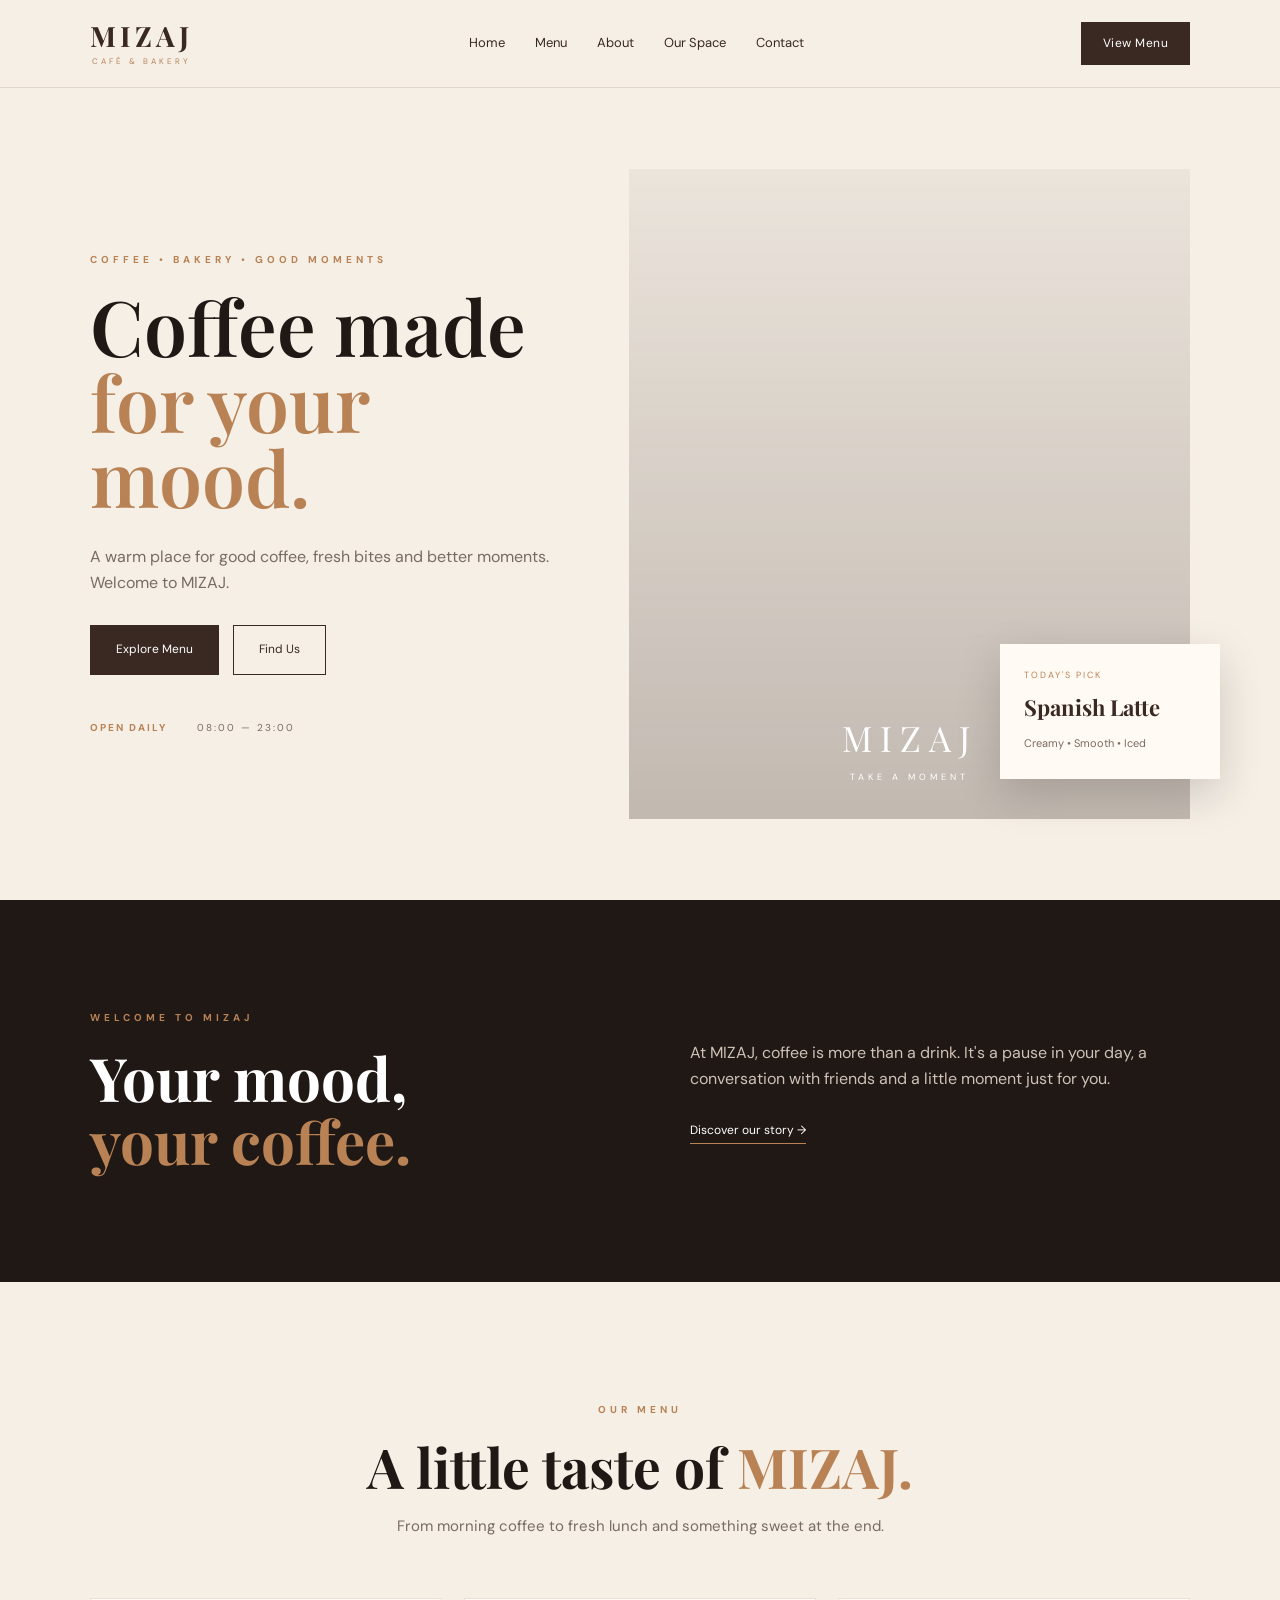
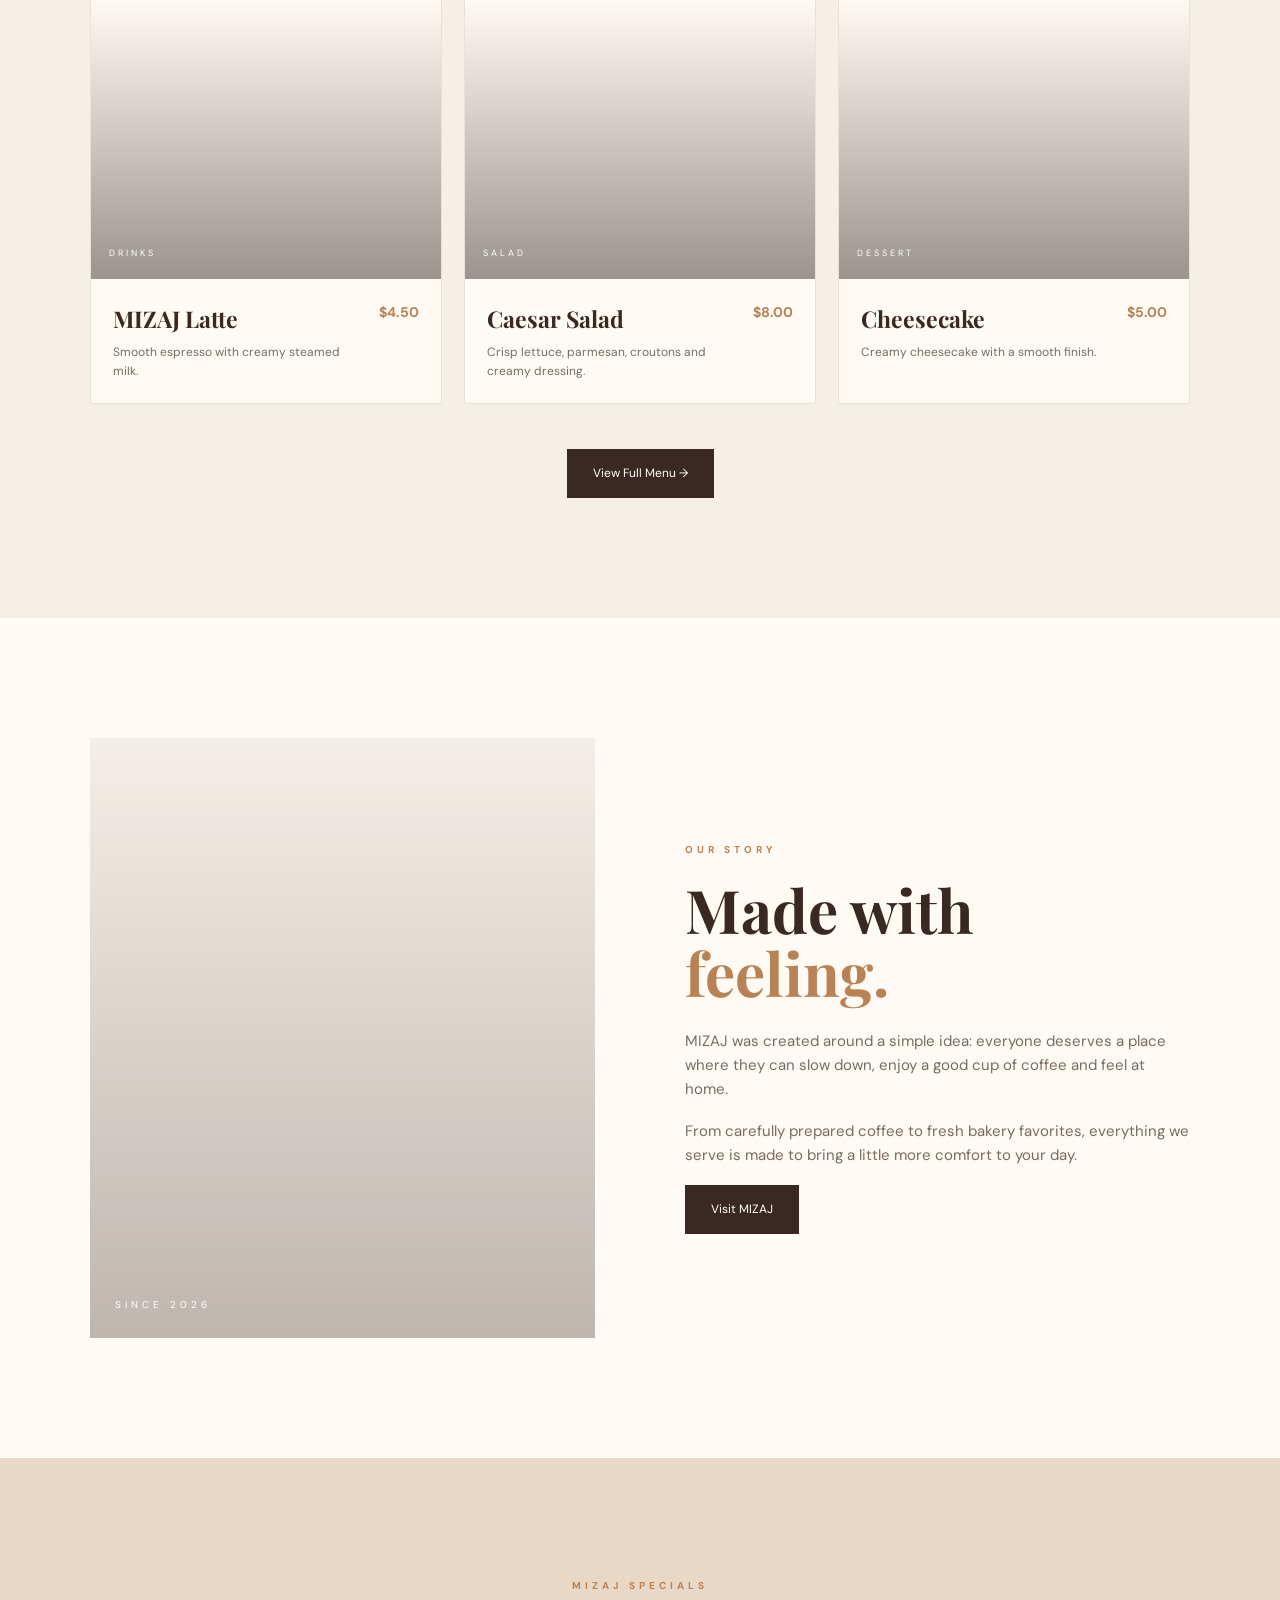
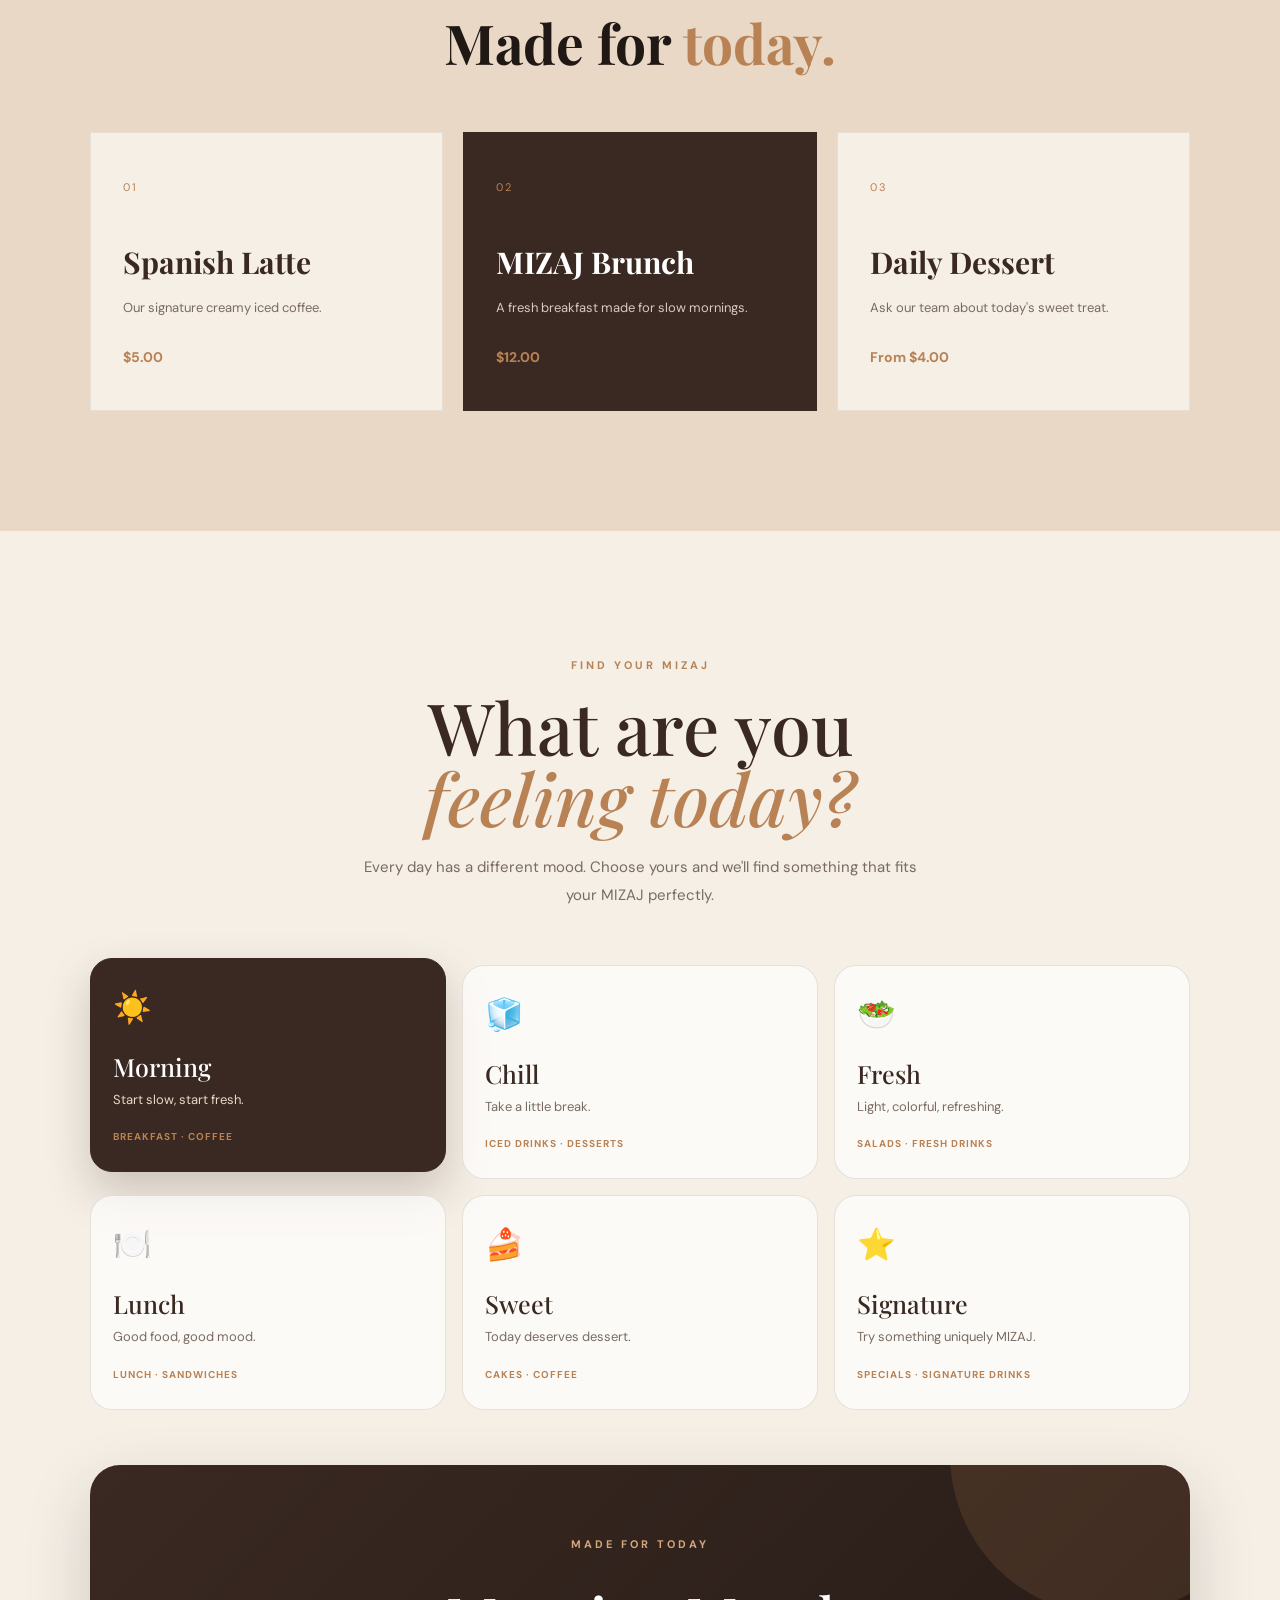
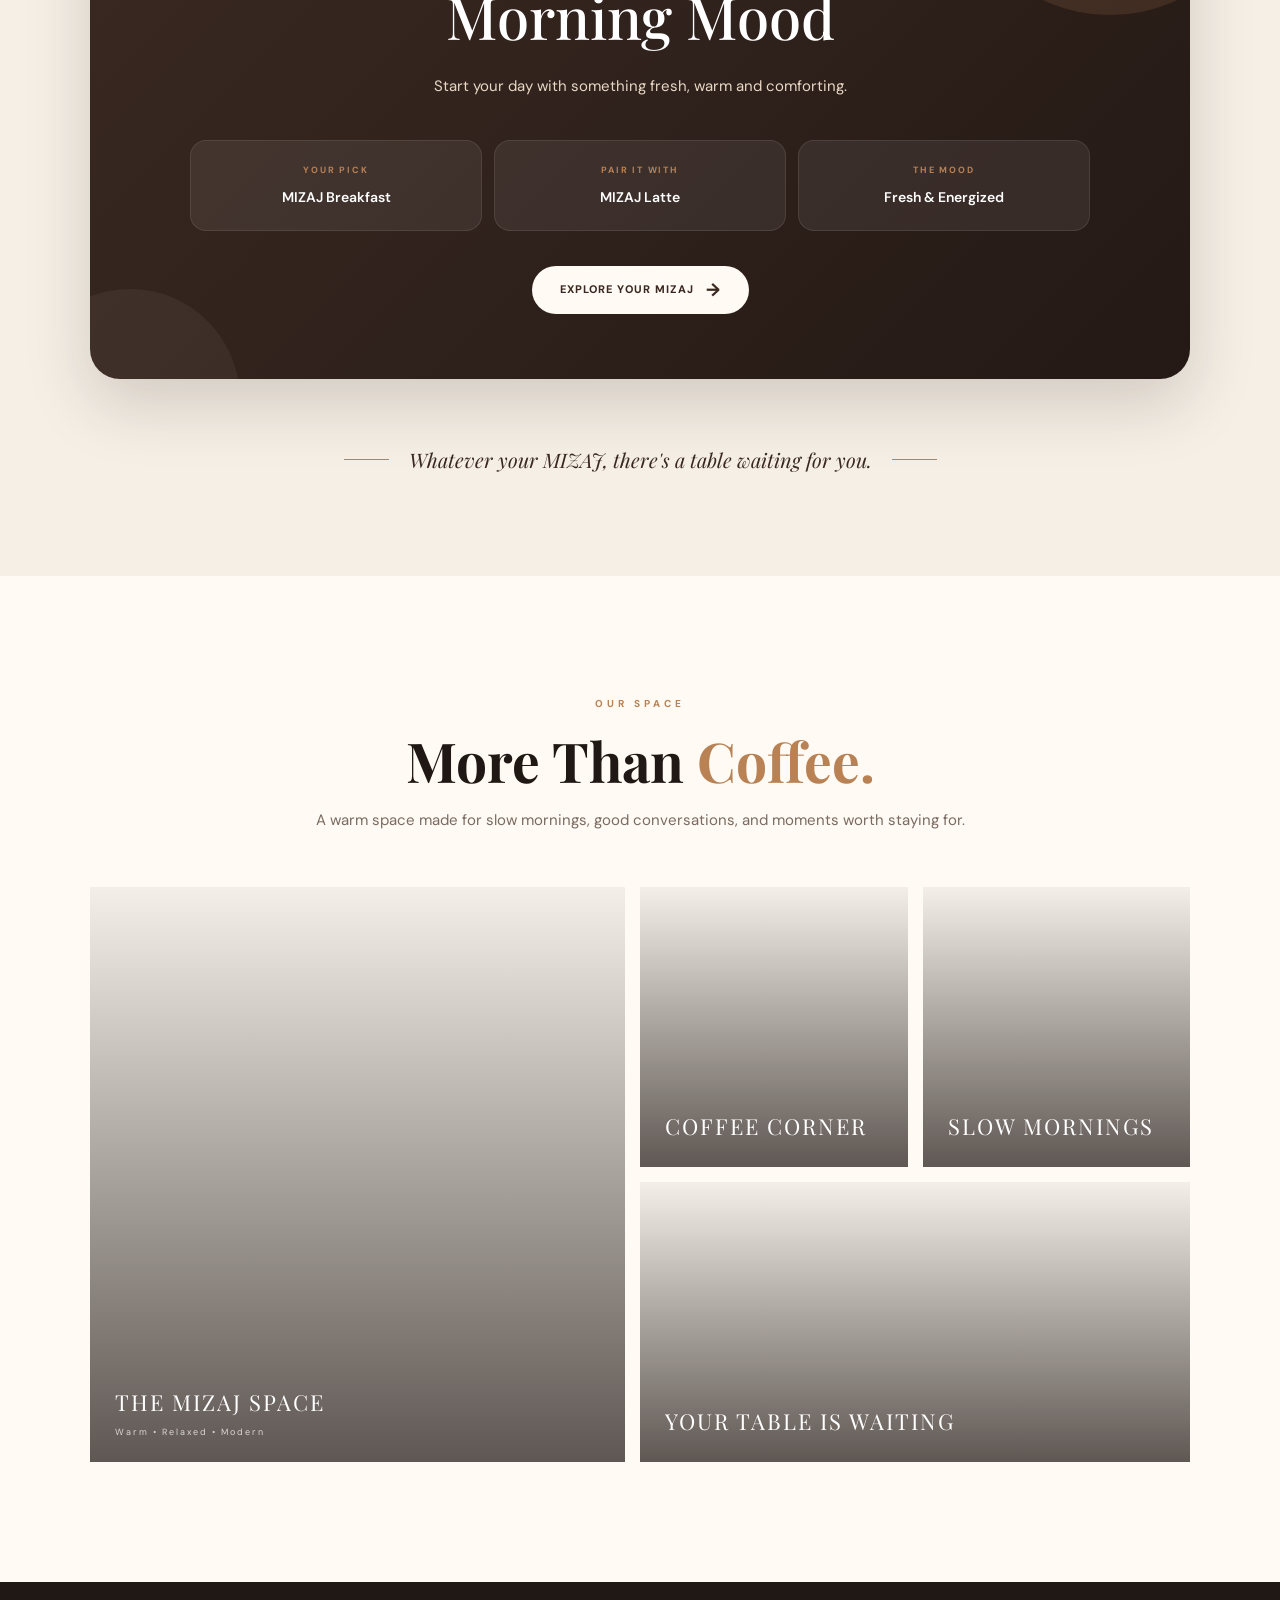
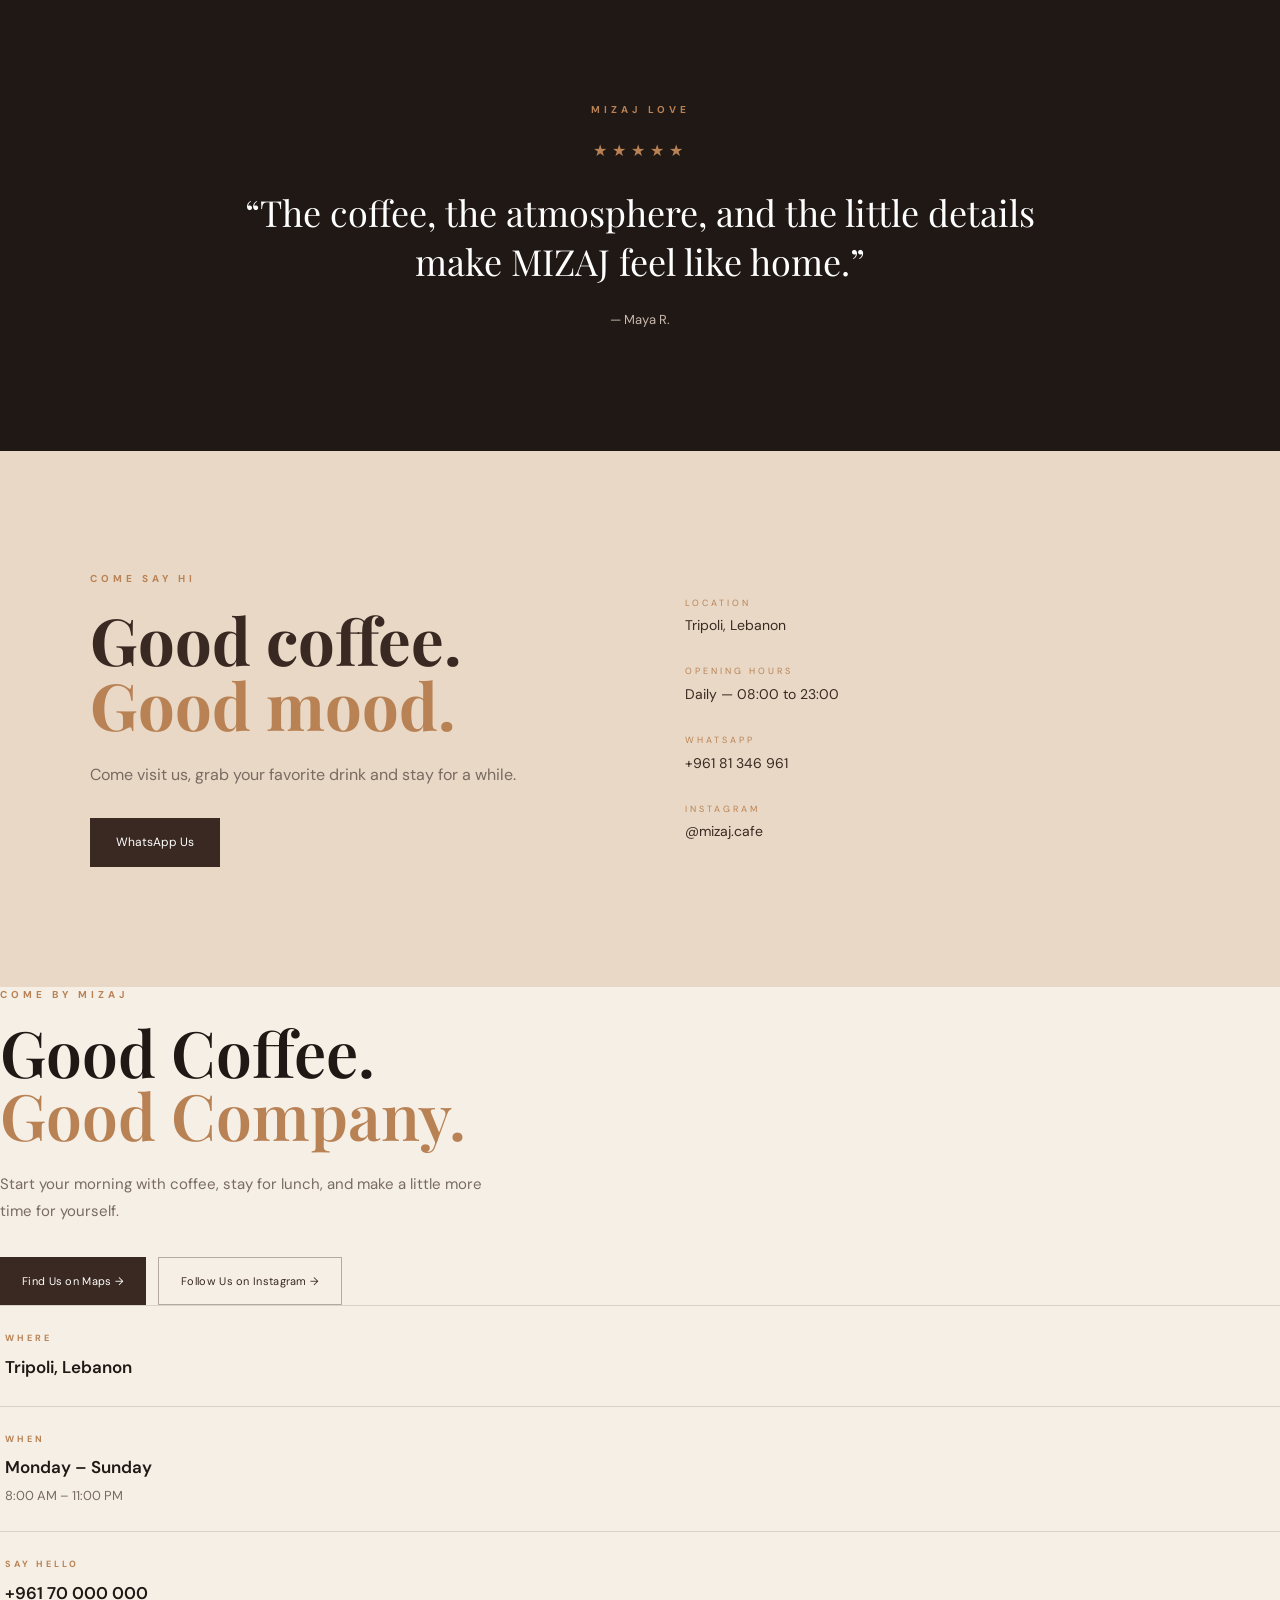
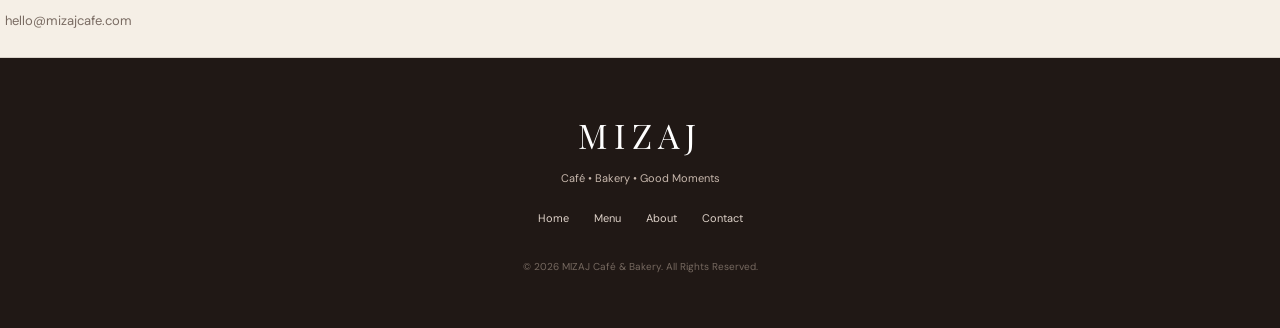
<file: index.html>
<!DOCTYPE html>
<html lang="en">

<head>

    <meta charset="UTF-8">

    <meta name="viewport" content="width=device-width, initial-scale=1.0">

    <title>MIZAJ Café & Bakery</title>

    <link rel="preconnect" href="https://fonts.googleapis.com">
    <link rel="preconnect" href="https://fonts.gstatic.com" crossorigin>

    <link
        href="https://fonts.googleapis.com/css2?family=Cairo:wght@400;500;600;700&family=DM+Sans:wght@400;500;600&family=Playfair+Display:wght@500;600;700&display=swap"
        rel="stylesheet"
    >

    <link rel="stylesheet" href="style.css">

</head>

<body>

<!-- =========================
     NAVBAR
========================= -->

<header class="navbar">

    <a href="index.html" class="logo">

        <span class="logo-main">
            MIZAJ
        </span>

        <span class="logo-sub">
            CAFÉ & BAKERY
        </span>

    </a>

    <nav>

        <a href="index.html">
            Home
        </a>

        <a href="menu.html">
            Menu
        </a>

        <a href="#about">
            About
        </a>

        <a href="#space">
            Our Space
        </a>

        <a href="#contact">
            Contact
        </a>

    </nav>

    <a href="menu.html" class="nav-button">
        View Menu
    </a>

</header>


<!-- =========================
     HERO
========================= -->

<section class="hero" id="home">

    <div class="hero-content">

        <p class="eyebrow">
            COFFEE • BAKERY • GOOD MOMENTS
        </p>

        <h1>
            Coffee made
            <span>
                for your mood.
            </span>
        </h1>

        <p class="hero-text">
            A warm place for good coffee,
            fresh bites and better moments.
            Welcome to MIZAJ.
        </p>

        <div class="hero-buttons">

            <a
                href="menu.html"
                class="primary-button"
            >
                Explore Menu
            </a>

            <a
                href="#contact"
                class="secondary-button"
            >
                Find Us
            </a>

        </div>

        <div class="hero-note">

            <span>
                OPEN DAILY
            </span>

            <span>
                08:00 — 23:00
            </span>

        </div>

    </div>


    <div class="hero-visual">

        <div class="hero-image">

            <div class="hero-image-overlay">

                <span>
                    MIZAJ
                </span>

                <small>
                    TAKE A MOMENT
                </small>

            </div>

        </div>


        <div class="floating-card">

            <span>
                TODAY'S PICK
            </span>

            <strong>
                Spanish Latte
            </strong>

            <small>
                Creamy • Smooth • Iced
            </small>

        </div>

    </div>

</section>


<!-- =========================
     INTRO
========================= -->

<section class="intro">

    <div class="intro-left">

        <p class="eyebrow">
            WELCOME TO MIZAJ
        </p>

        <h2>
            Your mood,
            <br>
            <span>
                your coffee.
            </span>
        </h2>

    </div>

    <div class="intro-right">

        <p>
            At MIZAJ, coffee is more than a drink.
            It's a pause in your day, a conversation
            with friends and a little moment just for you.
        </p>

        <a
            href="#about"
            class="text-link"
        >
            Discover our story →
        </a>

    </div>

</section>


<!-- =========================
     MENU PREVIEW
========================= -->

<section class="menu section">

    <div class="section-heading">

        <p class="eyebrow">
            OUR MENU
        </p>

        <h2>
            A little taste of
            <span>
                MIZAJ.
            </span>
        </h2>

        <p>
            From morning coffee to fresh lunch
            and something sweet at the end.
        </p>

    </div>


    <div class="menu-grid">

        <article class="menu-card">

            <div class="menu-image coffee-image">

                <span>
                    DRINKS
                </span>

            </div>

            <div class="menu-info">

                <div>

                    <h3>
                        MIZAJ Latte
                    </h3>

                    <p>
                        Smooth espresso with
                        creamy steamed milk.
                    </p>

                </div>

                <strong>
                    $4.50
                </strong>

            </div>

        </article>


        <article class="menu-card">

            <div class="menu-image salad-image">

                <span>
                    SALAD
                </span>

            </div>

            <div class="menu-info">

                <div>

                    <h3>
                        Caesar Salad
                    </h3>

                    <p>
                        Crisp lettuce, parmesan,
                        croutons and creamy dressing.
                    </p>

                </div>

                <strong>
                    $8.00
                </strong>

            </div>

        </article>


        <article class="menu-card">

            <div class="menu-image cheesecake-image">

                <span>
                    DESSERT
                </span>

            </div>

            <div class="menu-info">

                <div>

                    <h3>
                        Cheesecake
                    </h3>

                    <p>
                        Creamy cheesecake
                        with a smooth finish.
                    </p>

                </div>

                <strong>
                    $5.00
                </strong>

            </div>

        </article>

    </div>


    <div style="text-align:center; margin-top:45px;">

        <a
            href="menu.html"
            class="primary-button"
        >
            View Full Menu →
        </a>

    </div>

</section>


<!-- =========================
     ABOUT
========================= -->

<section
    class="about section"
    id="about"
>

    <div class="about-image">

        <div class="about-image-overlay">

            <span>
                SINCE 2026
            </span>

        </div>

    </div>


    <div class="about-content">

        <p class="eyebrow">
            OUR STORY
        </p>

        <h2>
            Made with
            <span>
                feeling.
            </span>
        </h2>

        <p>
            MIZAJ was created around a simple idea:
            everyone deserves a place where they can
            slow down, enjoy a good cup of coffee and
            feel at home.
        </p>

        <p>
            From carefully prepared coffee to fresh
            bakery favorites, everything we serve is
            made to bring a little more comfort to
            your day.
        </p>

        <a
            href="#contact"
            class="primary-button"
        >
            Visit MIZAJ
        </a>

    </div>

</section>


<!-- =========================
     SPECIALS
========================= -->

<section class="specials section">

    <div class="section-heading">

        <p class="eyebrow">
            MIZAJ SPECIALS
        </p>

        <h2>
            Made for
            <span>
                today.
            </span>
        </h2>

    </div>


    <div class="special-grid">

        <div class="special-card">

            <span class="special-number">
                01
            </span>

            <h3>
                Spanish Latte
            </h3>

            <p>
                Our signature creamy iced coffee.
            </p>

            <strong>
                $5.00
            </strong>

        </div>


        <div class="special-card featured">

            <span class="special-number">
                02
            </span>

            <h3>
                MIZAJ Brunch
            </h3>

            <p>
                A fresh breakfast made for
                slow mornings.
            </p>

            <strong>
                $12.00
            </strong>

        </div>


        <div class="special-card">

            <span class="special-number">
                03
            </span>

            <h3>
                Daily Dessert
            </h3>

            <p>
                Ask our team about today's
                sweet treat.
            </p>

            <strong>
                From $4.00
            </strong>

        </div>

    </div>

</section>


<!-- =========================
     FIND YOUR MIZAJ
========================= -->

<section class="mood-section" id="mood">

    <div class="mood-intro">

        <span class="eyebrow">
            FIND YOUR MIZAJ
        </span>

        <h2>
            What are you<br>
            <em>feeling today?</em>
        </h2>

        <p>
            Every day has a different mood.
            Choose yours and we'll find something
            that fits your MIZAJ perfectly.
        </p>

    </div>


    <div class="mood-buttons">

        <button
            class="mood-button active"
            data-mood="morning"
        >

            <span class="mood-icon">
                ☀️
            </span>

            <span class="mood-name">
                Morning
            </span>

            <span class="mood-description">
                Start slow, start fresh.
            </span>

            <span class="mood-items">
                Breakfast · Coffee
            </span>

        </button>


        <button
            class="mood-button"
            data-mood="chill"
        >

            <span class="mood-icon">
                🧊
            </span>

            <span class="mood-name">
                Chill
            </span>

            <span class="mood-description">
                Take a little break.
            </span>

            <span class="mood-items">
                Iced Drinks · Desserts
            </span>

        </button>


        <button
            class="mood-button"
            data-mood="fresh"
        >

            <span class="mood-icon">
                🥗
            </span>

            <span class="mood-name">
                Fresh
            </span>

            <span class="mood-description">
                Light, colorful, refreshing.
            </span>

            <span class="mood-items">
                Salads · Fresh Drinks
            </span>

        </button>


        <button
            class="mood-button"
            data-mood="lunch"
        >

            <span class="mood-icon">
                🍽️
            </span>

            <span class="mood-name">
                Lunch
            </span>

            <span class="mood-description">
                Good food, good mood.
            </span>

            <span class="mood-items">
                Lunch · Sandwiches
            </span>

        </button>


        <button
            class="mood-button"
            data-mood="sweet"
        >

            <span class="mood-icon">
                🍰
            </span>

            <span class="mood-name">
                Sweet
            </span>

            <span class="mood-description">
                Today deserves dessert.
            </span>

            <span class="mood-items">
                Cakes · Coffee
            </span>

        </button>


        <button
            class="mood-button"
            data-mood="signature"
        >

            <span class="mood-icon">
                ⭐
            </span>

            <span class="mood-name">
                Signature
            </span>

            <span class="mood-description">
                Try something uniquely MIZAJ.
            </span>

            <span class="mood-items">
                Specials · Signature Drinks
            </span>

        </button>

    </div>


    <div class="made-today">

        <div class="made-today-content">

            <div class="made-today-heading">

                <span class="eyebrow">
                    MADE FOR TODAY
                </span>

                <h3 id="moodTitle">
                    Morning Mood
                </h3>

                <p id="moodDescription">
                    Start your day with something
                    fresh, warm and comforting.
                </p>

            </div>


            <div class="made-today-picks">

                <div class="today-pick">

                    <span>
                        YOUR PICK
                    </span>

                    <strong id="moodRecommendation">
                        MIZAJ Breakfast
                    </strong>

                </div>


                <div class="today-pick">

                    <span>
                        PAIR IT WITH
                    </span>

                    <strong id="moodDrink">
                        MIZAJ Latte
                    </strong>

                </div>


                <div class="today-pick">

                    <span>
                        THE MOOD
                    </span>

                    <strong id="moodFeeling">
                        Fresh & Energized
                    </strong>

                </div>

            </div>


            <a
                href="menu.html"
                id="moodMenuButton"
                class="mood-menu-button"
            >
                EXPLORE YOUR MIZAJ
                <span>→</span>
            </a>

        </div>

    </div>


    <div class="mood-ending">

        <span class="mood-ending-line"></span>

        <p>
            Whatever your MIZAJ,
            there's a table waiting for you.
        </p>

        <small>
            Good food · Good coffee · Your kind of moment.
        </small>

        <span class="mood-ending-line"></span>

    </div>

</section>


<!-- =========================
     OUR SPACE
========================= -->

<section class="section space" id="space">

    <div class="section-heading">

        <p class="eyebrow">
            OUR SPACE
        </p>

        <h2>
            More Than <span>Coffee.</span>
        </h2>

        <p>
            A warm space made for slow mornings, good conversations,
            and moments worth staying for.
        </p>

    </div>


    <div class="space-grid">

        <div class="space-item space-large">

            <div class="space-overlay">

                <span>
                    THE MIZAJ SPACE
                </span>

                <small>
                    Warm • Relaxed • Modern
                </small>

            </div>

        </div>


        <div class="space-item space-small-one">

            <div class="space-overlay">

                <span>
                    COFFEE CORNER
                </span>

            </div>

        </div>


        <div class="space-item space-small-two">

            <div class="space-overlay">

                <span>
                    SLOW MORNINGS
                </span>

            </div>

        </div>


        <div class="space-item space-wide">

            <div class="space-overlay">

                <span>
                    YOUR TABLE IS WAITING
                </span>

            </div>

        </div>

    </div>

</section>


<!-- =========================
     REVIEWS
========================= -->

<section class="reviews">

    <p class="eyebrow">
        MIZAJ LOVE
    </p>

    <div class="review-stars">
        ★★★★★
    </div>

    <blockquote>
        “The coffee, the atmosphere,
        and the little details make
        MIZAJ feel like home.”
    </blockquote>

    <p class="review-name">
        — Maya R.
    </p>

</section>


<!-- =========================
     CONTACT
========================= -->

<section
    class="contact section"
    id="contact"
>

    <div class="contact-content">

        <p class="eyebrow">
            COME SAY HI
        </p>

        <h2>
            Good coffee.
            <br>
            <span>
                Good mood.
            </span>
        </h2>

        <p>
            Come visit us, grab your favorite drink
            and stay for a while.
        </p>

        <a
            href="https://wa.me/96181346961?text=Hello%20MIZAJ%2C%20I%27d%20like%20to%20ask%20about%20your%20menu."
            target="_blank"
            class="primary-button"
        >
            WhatsApp Us
        </a>

    </div>


    <div class="contact-info">

        <div>

            <span>
                LOCATION
            </span>

            <p>
                Tripoli, Lebanon
            </p>

        </div>


        <div>

            <span>
                OPENING HOURS
            </span>

            <p>
                Daily — 08:00 to 23:00
            </p>

        </div>


        <div>

            <span>
                WHATSAPP
            </span>

            <p>
                +961 81 346 961
            </p>

        </div>


        <div>

            <span>
                INSTAGRAM
            </span>

            <p>
                @mizaj.cafe
            </p>

        </div>

    </div>

</section>


<!-- =========================
     LOCATION & HOURS
========================= -->

<section class="location-section" id="location">

    <div class="location-content">

        <p class="eyebrow">
            COME BY MIZAJ
        </p>

        <h2>
            Good Coffee.<br>
            <span>Good Company.</span>
        </h2>

        <p class="location-text">
            Start your morning with coffee, stay for lunch,
            and make a little more time for yourself.
        </p>

        <div class="location-buttons">

            <a
                href="https://www.google.com/maps/search/?api=1&query=Tripoli%2C%20Lebanon"
                target="_blank"
                class="location-button"
            >
                Find Us on Maps →
            </a>

            <a
                href="https://www.instagram.com/"
                target="_blank"
                class="location-button secondary-location-button"
            >
                Follow Us on Instagram →
            </a>

        </div>

    </div>


    <div class="location-details">

        <div class="location-detail">

            <span>
                WHERE
            </span>

            <strong>
                Tripoli, Lebanon
            </strong>

        </div>


        <div class="location-detail">

            <span>
                WHEN
            </span>

            <strong>
                Monday – Sunday
            </strong>

            <p>
                8:00 AM – 11:00 PM
            </p>

        </div>


        <div class="location-detail">

            <span>
                SAY HELLO
            </span>

            <strong>
                +961 70 000 000
            </strong>

            <p>
                hello@mizajcafe.com
            </p>

        </div>

    </div>

</section>


<!-- =========================
     FOOTER
========================= -->

<footer>

    <div class="footer-logo">
        MIZAJ
    </div>

    <p>
        Café • Bakery • Good Moments
    </p>

    <div class="footer-links">

        <a href="index.html">
            Home
        </a>

        <a href="menu.html">
            Menu
        </a>

        <a href="#about">
            About
        </a>

        <a href="#contact">
            Contact
        </a>

    </div>

    <span>
        © 2026 MIZAJ Café & Bakery.
        All Rights Reserved.
    </span>

</footer>


<script src="script.js"></script>

</body>
</html>
</file>
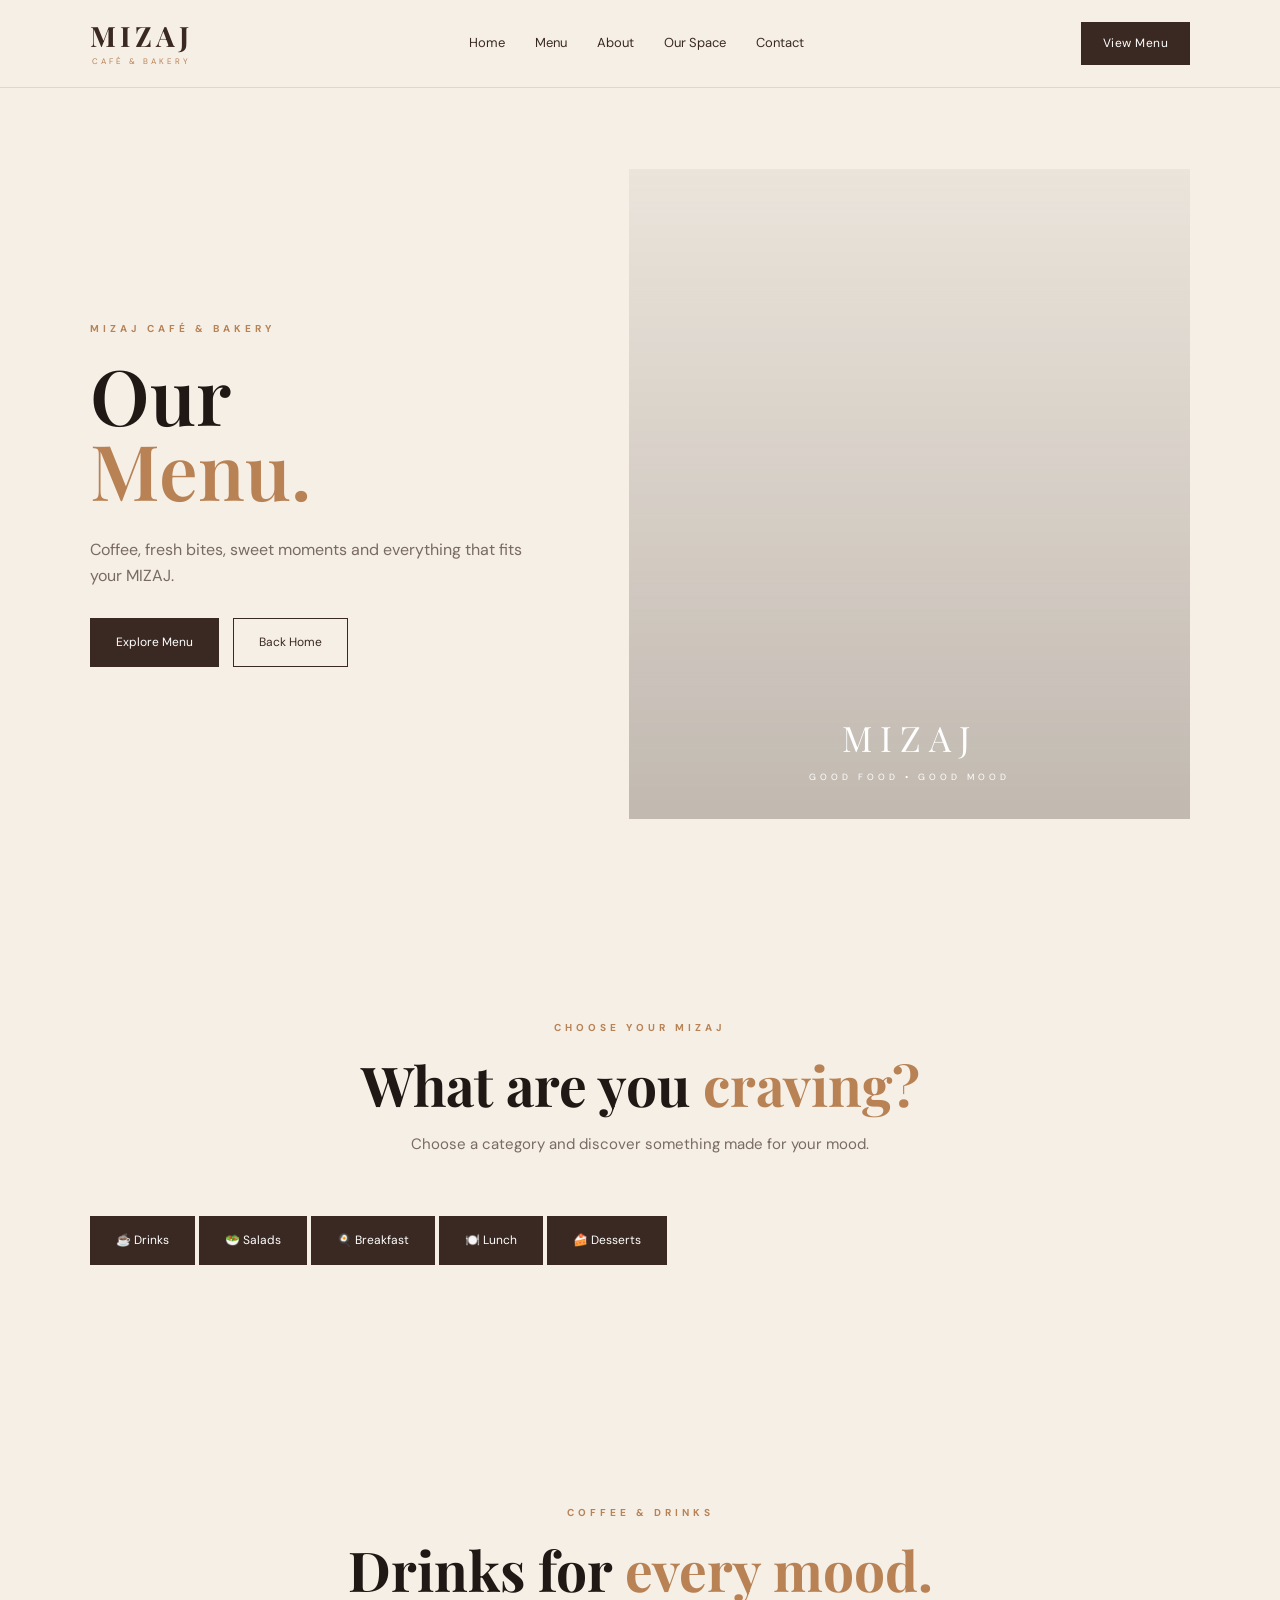
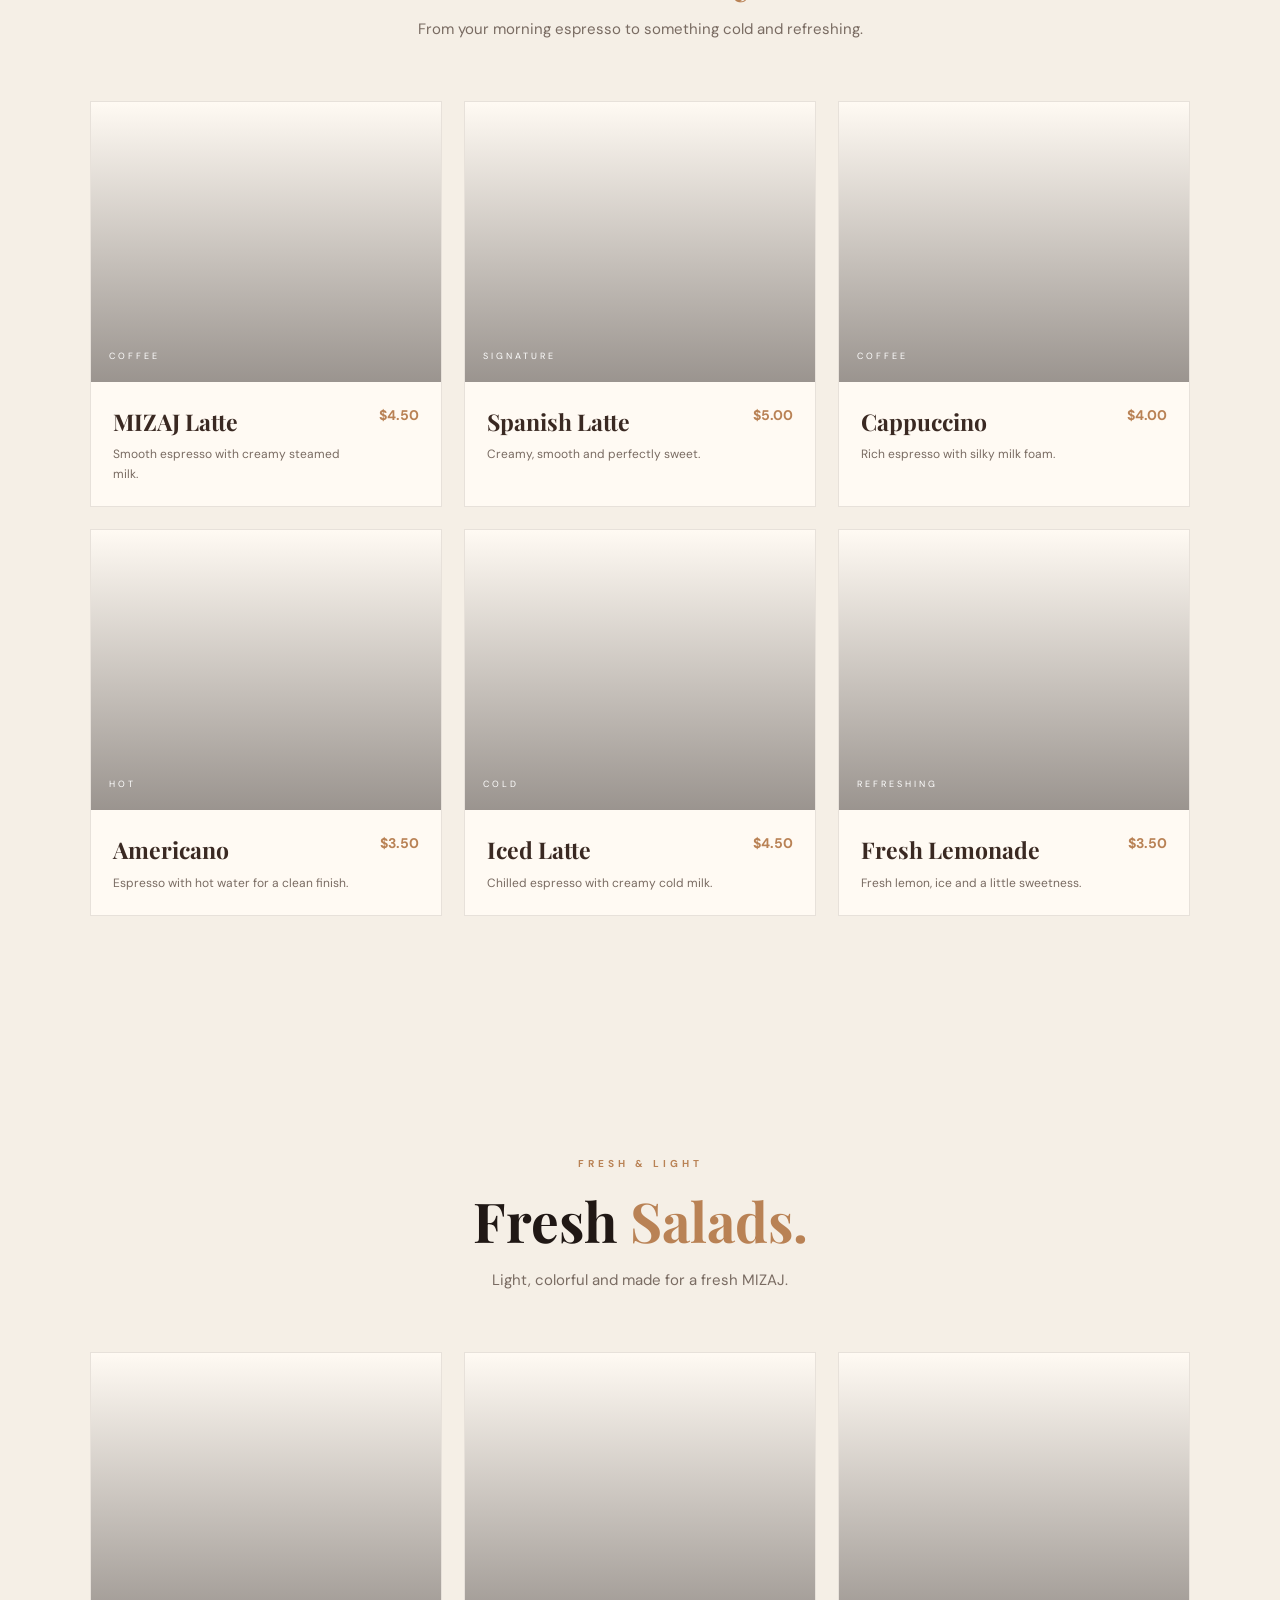
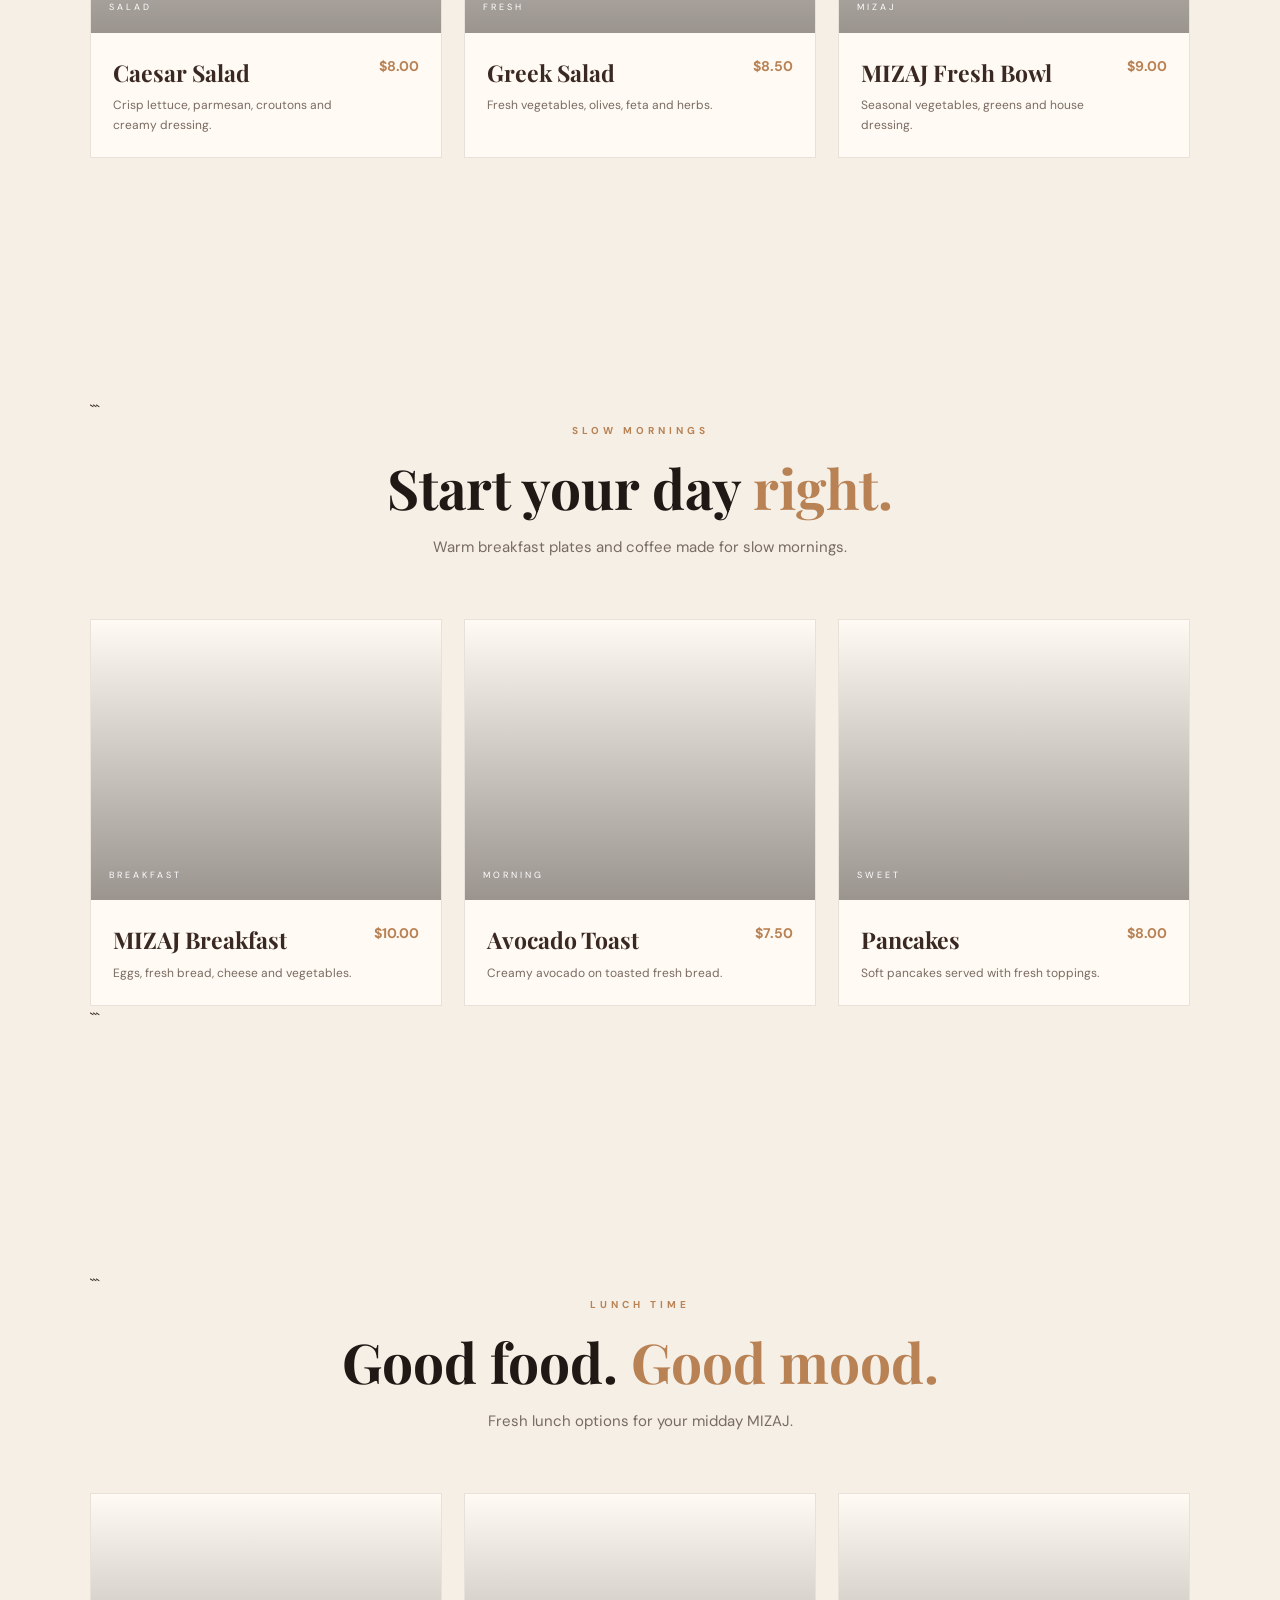
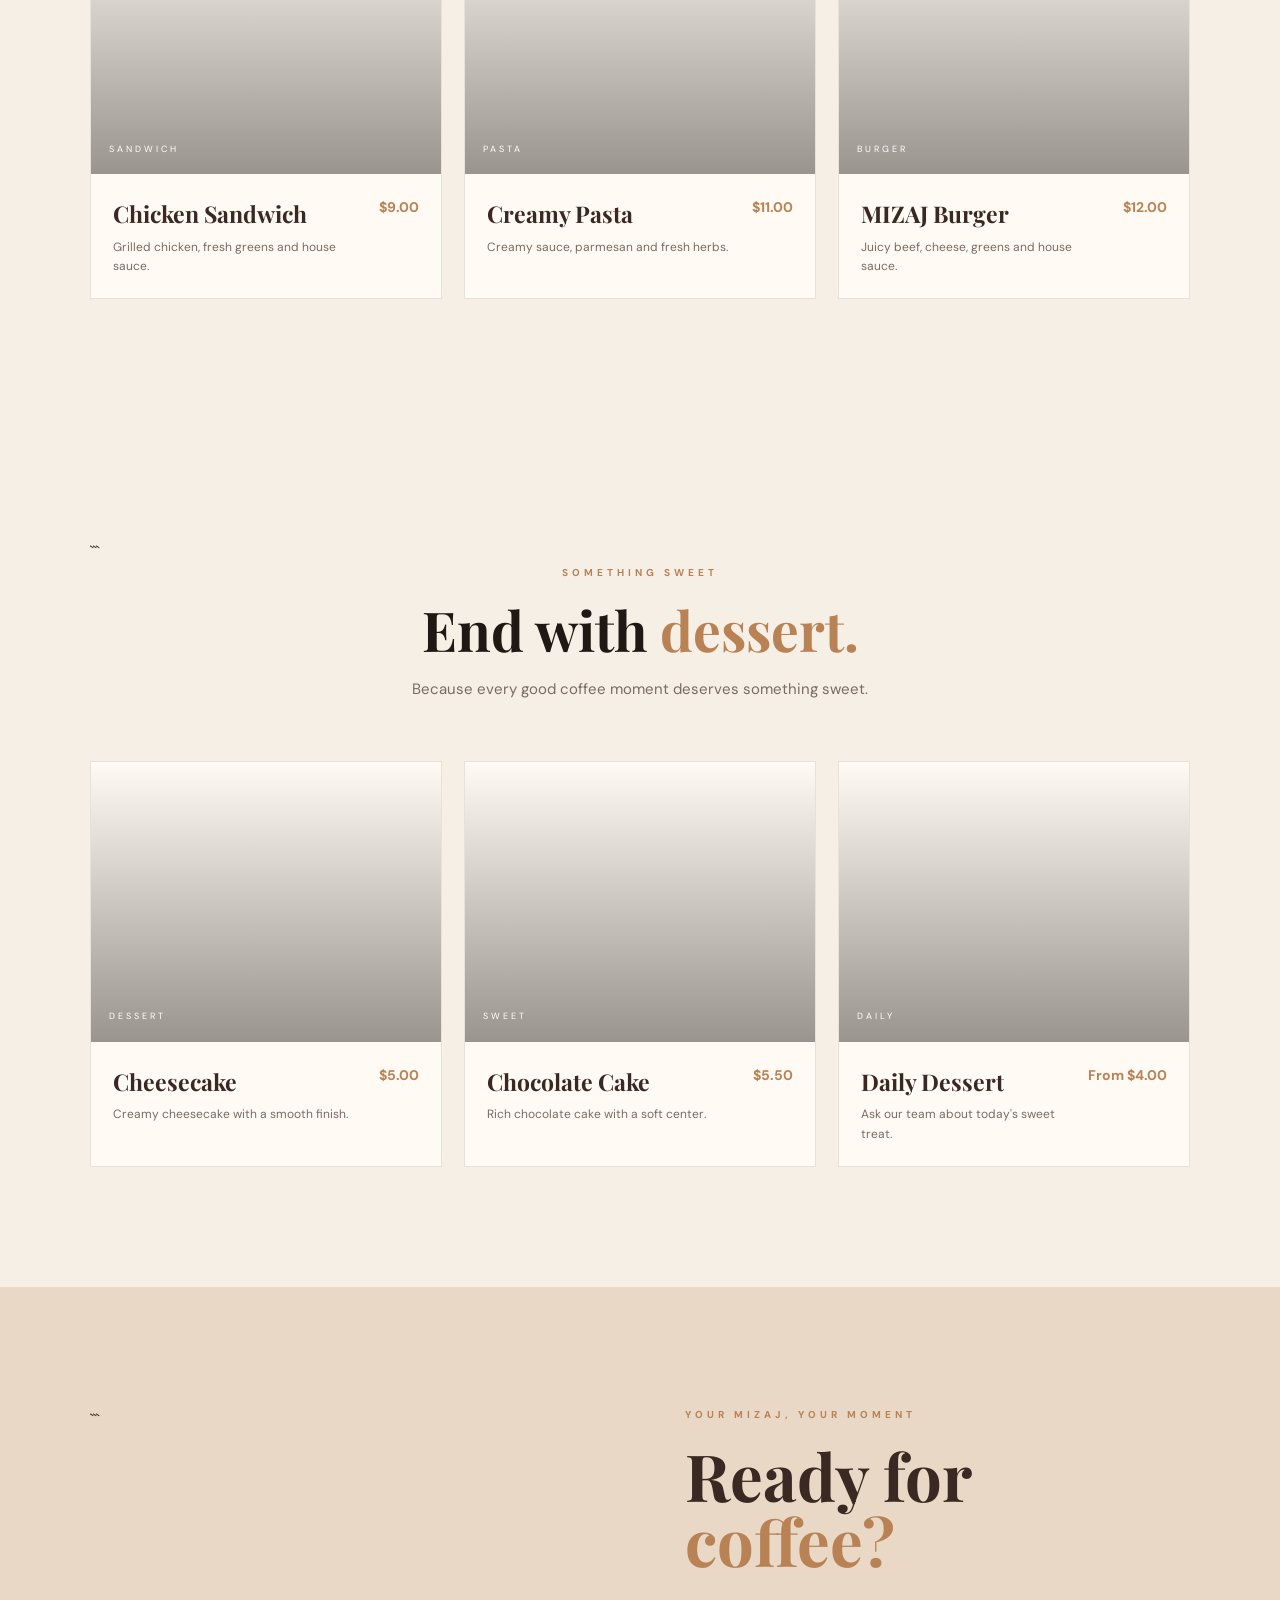
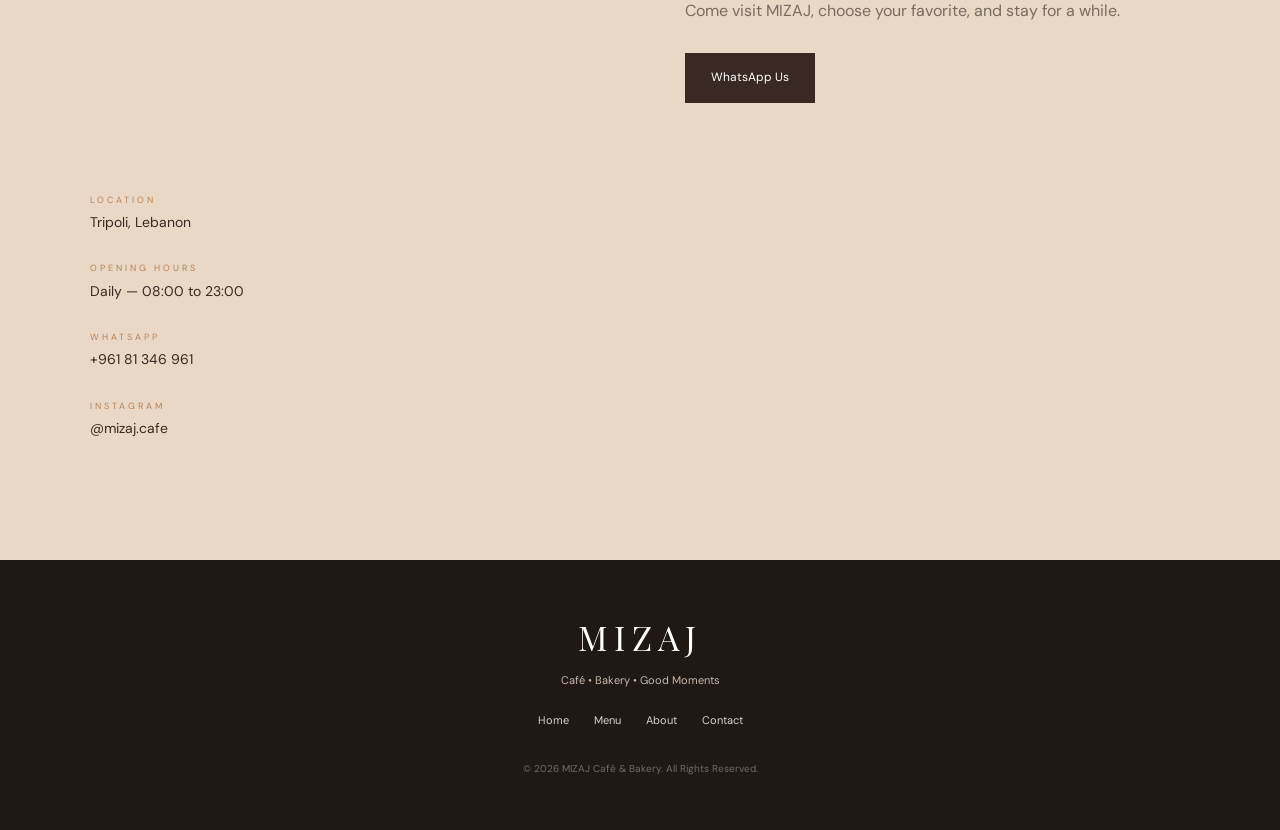
<file: menu.html>
<!DOCTYPE html>

<html lang="en">

<head>


<meta charset="UTF-8">

<meta name="viewport" content="width=device-width, initial-scale=1.0">

<title>MIZAJ Café & Bakery - Menu</title>

<link rel="preconnect" href="https://fonts.googleapis.com">
<link rel="preconnect" href="https://fonts.gstatic.com" crossorigin>

<link
    href="https://fonts.googleapis.com/css2?family=Cairo:wght@400;500;600;700&family=DM+Sans:wght@400;500;600&family=Playfair+Display:wght@500;600;700&display=swap"
    rel="stylesheet"
>

<link rel="stylesheet" href="style.css">


</head>

<body>

<!-- =========================
     NAVBAR
========================= -->

<header class="navbar">


<a href="index.html" class="logo">

    <span class="logo-main">
        MIZAJ
    </span>

    <span class="logo-sub">
        CAFÉ & BAKERY
    </span>

</a>


<nav>

    <a href="index.html">
        Home
    </a>

    <a href="menu.html">
        Menu
    </a>

    <a href="index.html#about">
        About
    </a>

    <a href="index.html#space">
        Our Space
    </a>

    <a href="index.html#contact">
        Contact
    </a>

</nav>


<a href="menu.html" class="nav-button">
    View Menu
</a>


</header>

<!-- =========================
     MENU HERO
========================= -->

<section class="hero" id="menu-top">


<div class="hero-content">

    <p class="eyebrow">
        MIZAJ CAFÉ & BAKERY
    </p>

    <h1>
        Our
        <span>
            Menu.
        </span>
    </h1>

    <p class="hero-text">
        Coffee, fresh bites, sweet moments
        and everything that fits your MIZAJ.
    </p>

    <div class="hero-buttons">

        <a
            href="#drinks"
            class="primary-button"
        >
            Explore Menu
        </a>

        <a
            href="index.html"
            class="secondary-button"
        >
            Back Home
        </a>

    </div>

</div>


<div class="hero-visual">

    <div class="hero-image">

        <div class="hero-image-overlay">

            <span>
                MIZAJ
            </span>

            <small>
                GOOD FOOD • GOOD MOOD
            </small>

        </div>

    </div>

</div>


</section>

<!-- =========================
     MENU NAVIGATION
========================= -->

<section class="section menu-navigation">


<div class="section-heading">

    <p class="eyebrow">
        CHOOSE YOUR MIZAJ
    </p>

    <h2>
        What are you
        <span>
            craving?
        </span>
    </h2>

    <p>
        Choose a category and discover
        something made for your mood.
    </p>

</div>


<div class="menu-category-buttons">

    <a href="#drinks" class="primary-button">
        ☕ Drinks
    </a>

    <a href="#salads" class="primary-button">
        🥗 Salads
    </a>

    <a href="#breakfast" class="primary-button">
        🍳 Breakfast
    </a>

    <a href="#lunch" class="primary-button">
        🍽️ Lunch
    </a>

    <a href="#desserts" class="primary-button">
        🍰 Desserts
    </a>

</div>


</section>

<!-- =========================
     DRINKS
========================= -->

<section class="menu section" id="drinks">


<div class="section-heading">

    <p class="eyebrow">
        COFFEE & DRINKS
    </p>

    <h2>
        Drinks for
        <span>
            every mood.
        </span>
    </h2>

    <p>
        From your morning espresso
        to something cold and refreshing.
    </p>

</div>


<div class="menu-grid">


    <article class="menu-card">

        <div class="menu-image coffee-image">

            <span>
                COFFEE
            </span>

        </div>

        <div class="menu-info">

            <div>

                <h3>
                    MIZAJ Latte
                </h3>

                <p>
                    Smooth espresso with
                    creamy steamed milk.
                </p>

            </div>

            <strong>
                $4.50
            </strong>

        </div>

    </article>


    <article class="menu-card">

        <div class="menu-image coffee-image">

            <span>
                SIGNATURE
            </span>

        </div>

        <div class="menu-info">

            <div>

                <h3>
                    Spanish Latte
                </h3>

                <p>
                    Creamy, smooth and
                    perfectly sweet.
                </p>

            </div>

            <strong>
                $5.00
            </strong>

        </div>

    </article>


    <article class="menu-card">

        <div class="menu-image coffee-image">

            <span>
                COFFEE
            </span>

        </div>

        <div class="menu-info">

            <div>

                <h3>
                    Cappuccino
                </h3>

                <p>
                    Rich espresso with
                    silky milk foam.
                </p>

            </div>

            <strong>
                $4.00
            </strong>

        </div>

    </article>


    <article class="menu-card">

        <div class="menu-image coffee-image">

            <span>
                HOT
            </span>

        </div>

        <div class="menu-info">

            <div>

                <h3>
                    Americano
                </h3>

                <p>
                    Espresso with hot water
                    for a clean finish.
                </p>

            </div>

            <strong>
                $3.50
            </strong>

        </div>

    </article>


    <article class="menu-card">

        <div class="menu-image coffee-image">

            <span>
                COLD
            </span>

        </div>

        <div class="menu-info">

            <div>

                <h3>
                    Iced Latte
                </h3>

                <p>
                    Chilled espresso with
                    creamy cold milk.
                </p>

            </div>

            <strong>
                $4.50
            </strong>

        </div>

    </article>


    <article class="menu-card">

        <div class="menu-image coffee-image">

            <span>
                REFRESHING
            </span>

        </div>

        <div class="menu-info">

            <div>

                <h3>
                    Fresh Lemonade
                </h3>

                <p>
                    Fresh lemon, ice
                    and a little sweetness.
                </p>

            </div>

            <strong>
                $3.50
            </strong>

        </div>

    </article>

</div>


</section>

<!-- =========================
     SALADS
========================= -->

<section class="menu section" id="salads">


<div class="section-heading">

    <p class="eyebrow">
        FRESH & LIGHT
    </p>

    <h2>
        Fresh
        <span>
            Salads.
        </span>
    </h2>

    <p>
        Light, colorful and made
        for a fresh MIZAJ.
    </p>

</div>


<div class="menu-grid">


    <article class="menu-card">

        <div class="menu-image salad-image">

            <span>
                SALAD
            </span>

        </div>

        <div class="menu-info">

            <div>

                <h3>
                    Caesar Salad
                </h3>

                <p>
                    Crisp lettuce, parmesan,
                    croutons and creamy dressing.
                </p>

            </div>

            <strong>
                $8.00
            </strong>

        </div>

    </article>


    <article class="menu-card">

        <div class="menu-image salad-image">

            <span>
                FRESH
            </span>

        </div>

        <div class="menu-info">

            <div>

                <h3>
                    Greek Salad
                </h3>

                <p>
                    Fresh vegetables, olives,
                    feta and herbs.
                </p>

            </div>

            <strong>
                $8.50
            </strong>

        </div>

    </article>


    <article class="menu-card">

        <div class="menu-image salad-image">

            <span>
                MIZAJ
            </span>

        </div>

        <div class="menu-info">

            <div>

                <h3>
                    MIZAJ Fresh Bowl
                </h3>

                <p>
                    Seasonal vegetables,
                    greens and house dressing.
                </p>

            </div>

            <strong>
                $9.00
            </strong>

        </div>

    </article>

</div>


</section>

<!-- =========================
     BREAKFAST
========================= -->

<section class="menu section" id="breakfast">

```
<div class="section-heading">

    <p class="eyebrow">
        SLOW MORNINGS
    </p>

    <h2>
        Start your day
        <span>
            right.
        </span>
    </h2>

    <p>
        Warm breakfast plates and
        coffee made for slow mornings.
    </p>

</div>


<div class="menu-grid">


    <article class="menu-card">

        <div class="menu-image breakfast-image">

            <span>
                BREAKFAST
            </span>

        </div>

        <div class="menu-info">

            <div>

                <h3>
                    MIZAJ Breakfast
                </h3>

                <p>
                    Eggs, fresh bread,
                    cheese and vegetables.
                </p>

            </div>

            <strong>
                $10.00
            </strong>

        </div>

    </article>


    <article class="menu-card">

        <div class="menu-image breakfast-image">

            <span>
                MORNING
            </span>

        </div>

        <div class="menu-info">

            <div>

                <h3>
                    Avocado Toast
                </h3>

                <p>
                    Creamy avocado on
                    toasted fresh bread.
                </p>

            </div>

            <strong>
                $7.50
            </strong>

        </div>

    </article>


    <article class="menu-card">

        <div class="menu-image breakfast-image">

            <span>
                SWEET
            </span>

        </div>

        <div class="menu-info">

            <div>

                <h3>
                    Pancakes
                </h3>

                <p>
                    Soft pancakes served
                    with fresh toppings.
                </p>

            </div>

            <strong>
                $8.00
            </strong>

        </div>

    </article>

</div>
```

</section>

<!-- =========================
     LUNCH
========================= -->

<section class="menu section" id="lunch">

```
<div class="section-heading">

    <p class="eyebrow">
        LUNCH TIME
    </p>

    <h2>
        Good food.
        <span>
            Good mood.
        </span>
    </h2>

    <p>
        Fresh lunch options for
        your midday MIZAJ.
    </p>

</div>


<div class="menu-grid">


    <article class="menu-card">

        <div class="menu-image lunch-image">

            <span>
                SANDWICH
            </span>

        </div>

        <div class="menu-info">

            <div>

                <h3>
                    Chicken Sandwich
                </h3>

                <p>
                    Grilled chicken, fresh greens
                    and house sauce.
                </p>

            </div>

            <strong>
                $9.00
            </strong>

        </div>

    </article>


    <article class="menu-card">

        <div class="menu-image lunch-image">

            <span>
                PASTA
            </span>

        </div>

        <div class="menu-info">

            <div>

                <h3>
                    Creamy Pasta
                </h3>

                <p>
                    Creamy sauce, parmesan
                    and fresh herbs.
                </p>

            </div>

            <strong>
                $11.00
            </strong>

        </div>

    </article>


    <article class="menu-card">

        <div class="menu-image lunch-image">

            <span>
                BURGER
            </span>

        </div>

        <div class="menu-info">

            <div>

                <h3>
                    MIZAJ Burger
                </h3>

                <p>
                    Juicy beef, cheese,
                    greens and house sauce.
                </p>

            </div>

            <strong>
                $12.00
            </strong>

        </div>

    </article>

</div>


</section>

<!-- =========================
     DESSERTS
========================= -->

<section class="menu section" id="desserts">

```
<div class="section-heading">

    <p class="eyebrow">
        SOMETHING SWEET
    </p>

    <h2>
        End with
        <span>
            dessert.
        </span>
    </h2>

    <p>
        Because every good coffee moment
        deserves something sweet.
    </p>

</div>


<div class="menu-grid">


    <article class="menu-card">

        <div class="menu-image cheesecake-image">

            <span>
                DESSERT
            </span>

        </div>

        <div class="menu-info">

            <div>

                <h3>
                    Cheesecake
                </h3>

                <p>
                    Creamy cheesecake
                    with a smooth finish.
                </p>

            </div>

            <strong>
                $5.00
            </strong>

        </div>

    </article>


    <article class="menu-card">

        <div class="menu-image cheesecake-image">

            <span>
                SWEET
            </span>

        </div>

        <div class="menu-info">

            <div>

                <h3>
                    Chocolate Cake
                </h3>

                <p>
                    Rich chocolate cake
                    with a soft center.
                </p>

            </div>

            <strong>
                $5.50
            </strong>

        </div>

    </article>


    <article class="menu-card">

        <div class="menu-image cheesecake-image">

            <span>
                DAILY
            </span>

        </div>

        <div class="menu-info">

            <div>

                <h3>
                    Daily Dessert
                </h3>

                <p>
                    Ask our team about
                    today's sweet treat.
                </p>

            </div>

            <strong>
                From $4.00
            </strong>

        </div>

    </article>

</div>


</section>

<!-- =========================
     MIZAJ CTA
========================= -->

<section class="contact section">

```
<div class="contact-content">

    <p class="eyebrow">
        YOUR MIZAJ, YOUR MOMENT
    </p>

    <h2>
        Ready for
        <span>
            coffee?
        </span>
    </h2>

    <p>
        Come visit MIZAJ, choose your favorite,
        and stay for a while.
    </p>

    <a
        href="https://wa.me/96181346961?text=Hello%20MIZAJ%2C%20I%27d%20like%20to%20ask%20about%20your%20menu."
        target="_blank"
        class="primary-button"
    >
        WhatsApp Us
    </a>

</div>


<div class="contact-info">

    <div>

        <span>
            LOCATION
        </span>

        <p>
            Tripoli, Lebanon
        </p>

    </div>


    <div>

        <span>
            OPENING HOURS
        </span>

        <p>
            Daily — 08:00 to 23:00
        </p>

    </div>


    <div>

        <span>
            WHATSAPP
        </span>

        <p>
            +961 81 346 961
        </p>

    </div>


    <div>

        <span>
            INSTAGRAM
        </span>

        <p>
            @mizaj.cafe
        </p>

    </div>

</div>


</section>

<!-- =========================
     FOOTER
========================= -->

<footer>


<div class="footer-logo">
    MIZAJ
</div>

<p>
    Café • Bakery • Good Moments
</p>

<div class="footer-links">

    <a href="index.html">
        Home
    </a>

    <a href="menu.html">
        Menu
    </a>

    <a href="index.html#about">
        About
    </a>

    <a href="index.html#contact">
        Contact
    </a>

</div>

<span>
    © 2026 MIZAJ Café & Bakery.
    All Rights Reserved.
</span>


</footer>

<script src="script.js"></script>

</body>

</html>
</file>
<file: style.css>
/* =========================
   RESET
========================= */

* {
    margin: 0;
    padding: 0;
    box-sizing: border-box;
}

html {
    scroll-behavior: smooth;
}

body {
    font-family: "DM Sans", sans-serif;
    background: #f5efe6;
    color: #3a2922;
    line-height: 1.6;
}

a {
    text-decoration: none;
    color: inherit;
}

button {
    font-family: inherit;
}


/* =========================
   COLORS
========================= */

:root {
    --brown: #3a2922;
    --dark: #201815;
    --cream: #f5efe6;
    --beige: #e8d8c5;
    --caramel: #b98255;
    --light: #fffaf3;
    --muted: #796b62;
    --border: rgba(58, 41, 34, 0.12);
}


/* =========================
   NAVBAR
========================= */

.navbar {
    height: 88px;
    padding: 0 7%;

    display: flex;
    align-items: center;
    justify-content: space-between;

    background: rgba(245, 239, 230, 0.96);

    position: sticky;
    top: 0;

    z-index: 1000;

    border-bottom: 1px solid var(--border);

    backdrop-filter: blur(10px);
}

.logo {
    display: flex;
    flex-direction: column;
    line-height: 1;
}

.logo-main {
    font-family: "Playfair Display", serif;
    font-size: 28px;
    font-weight: 700;
    letter-spacing: 4px;
}

.logo-sub {
    font-size: 8px;
    letter-spacing: 3px;
    text-align: center;
    margin-top: 7px;
    color: var(--caramel);
}

.navbar nav {
    display: flex;
    align-items: center;
    gap: 30px;
}

.navbar nav a {
    font-size: 13px;
    color: var(--brown);
    transition: 0.3s;
}

.navbar nav a:hover {
    color: var(--caramel);
}

.nav-button {
    padding: 12px 22px;
    background: var(--brown);
    color: white;
    font-size: 12px;
    letter-spacing: 0.5px;
    transition: 0.3s;
}

.nav-button:hover {
    background: var(--caramel);
}


/* =========================
   HERO
========================= */

.hero {
    min-height: calc(100vh - 88px);

    padding: 70px 7%;

    display: grid;

    grid-template-columns: 0.9fr 1.1fr;

    gap: 80px;

    align-items: center;
}

.hero-content {
    max-width: 600px;
}

.eyebrow {
    color: var(--caramel);
    font-size: 10px;
    font-weight: 700;
    letter-spacing: 4px;
    margin-bottom: 20px;
}

.hero h1 {
    font-family: "Playfair Display", serif;

    font-size: clamp(58px, 6vw, 92px);

    line-height: 0.98;

    font-weight: 600;

    color: var(--dark);
}

.hero h1 span {
    display: block;
    color: var(--caramel);
}

.hero-text {
    max-width: 500px;

    margin: 30px 0;

    color: var(--muted);

    font-size: 16px;
}

.hero-buttons {
    display: flex;

    align-items: center;

    gap: 14px;
}

.primary-button {
    display: inline-block;

    padding: 15px 26px;

    background: var(--brown);

    color: white;

    font-size: 12px;

    transition: 0.3s;
}

.primary-button:hover {
    background: var(--caramel);
}

.secondary-button {
    display: inline-block;

    padding: 14px 25px;

    border: 1px solid var(--brown);

    font-size: 12px;

    transition: 0.3s;
}

.secondary-button:hover {
    background: var(--brown);
    color: white;
}

.hero-note {
    display: flex;

    gap: 30px;

    margin-top: 45px;

    color: var(--muted);

    font-size: 10px;

    letter-spacing: 2px;
}

.hero-note span:first-child {
    color: var(--caramel);

    font-weight: 700;
}


/* =========================
   HERO VISUAL
========================= */

.hero-visual {
    position: relative;

    height: 650px;
}

.hero-image {
    width: 100%;
    height: 100%;

    background:
        linear-gradient(
            rgba(40, 25, 18, 0.05),
            rgba(40, 25, 18, 0.25)
        ),
        url("https://images.unsplash.com/photo-1495474472287-4d71bcdd2085?auto=format&fit=crop&w=1200&q=90");

    background-size: cover;

    background-position: center;
}

.hero-image-overlay {
    position: absolute;

    inset: 0;

    display: flex;

    flex-direction: column;

    align-items: center;

    justify-content: flex-end;

    padding-bottom: 35px;

    color: white;
}

.hero-image-overlay span {
    font-family: "Playfair Display", serif;

    font-size: 35px;

    letter-spacing: 8px;
}

.hero-image-overlay small {
    margin-top: 4px;

    font-size: 9px;

    letter-spacing: 4px;
}

.floating-card {
    position: absolute;

    right: -30px;

    bottom: 40px;

    width: 220px;

    padding: 24px;

    background: var(--light);

    box-shadow:
        0 15px 40px rgba(32, 24, 21, 0.18);
}

.floating-card span {
    display: block;

    color: var(--caramel);

    font-size: 9px;

    letter-spacing: 2px;

    margin-bottom: 8px;
}

.floating-card strong {
    display: block;

    font-family: "Playfair Display", serif;

    font-size: 22px;

    margin-bottom: 4px;
}

.floating-card small {
    color: var(--muted);

    font-size: 11px;
}


/* =========================
   INTRO
========================= */

.intro {
    padding: 110px 7%;

    display: grid;

    grid-template-columns: 1fr 1fr;

    gap: 100px;

    background: var(--dark);

    color: white;
}

.intro-left h2 {
    font-family: "Playfair Display", serif;

    font-size: 60px;

    line-height: 1.05;
}

.intro-left h2 span {
    color: var(--caramel);
}

.intro-right {
    max-width: 520px;

    align-self: center;
}

.intro-right p {
    color: #cfc1b6;

    font-size: 16px;

    margin-bottom: 25px;
}

.text-link {
    color: white;

    font-size: 12px;

    border-bottom: 1px solid var(--caramel);

    padding-bottom: 5px;
}


/* =========================
   SECTIONS
========================= */

.section {
    padding: 120px 7%;
}

.section-heading {
    max-width: 700px;

    margin: 0 auto 60px;

    text-align: center;
}

.section-heading h2 {
    font-family: "Playfair Display", serif;

    font-size: 55px;

    line-height: 1.05;

    margin-bottom: 18px;

    color: var(--dark);
}

.section-heading h2 span {
    color: var(--caramel);
}

.section-heading > p:last-child {
    color: var(--muted);

    font-size: 15px;
}


/* =========================
   MENU
========================= */

.menu {
    background: var(--cream);
}

.menu-filter {
    display: flex;

    justify-content: center;

    flex-wrap: wrap;

    gap: 10px;

    margin-bottom: 50px;
}

.filter-button {
    padding: 11px 20px;

    background: transparent;

    border: 1px solid var(--border);

    color: var(--brown);

    cursor: pointer;

    font-size: 11px;

    transition: 0.3s;
}

.filter-button:hover,
.filter-button.active {
    background: var(--brown);

    border-color: var(--brown);

    color: white;
}

.menu-grid {
    display: grid;

    grid-template-columns:
        repeat(3, 1fr);

    gap: 22px;
}

.menu-card {
    background: var(--light);

    border: 1px solid var(--border);

    overflow: hidden;

    transition: 0.35s;
}

.menu-card:hover {
    transform: translateY(-7px);

    box-shadow:
        0 15px 35px rgba(58, 41, 34, 0.12);
}

.menu-card.hidden {
    display: none;
}

.menu-image {
    height: 280px;

    background-size: cover;

    background-position: center;

    display: flex;

    align-items: flex-end;

    padding: 18px;

    position: relative;
}

.menu-image::after {
    content: "";

    position: absolute;

    inset: 0;

    background:
        linear-gradient(
            transparent,
            rgba(32, 24, 21, 0.45)
        );
}

.menu-image span {
    position: relative;

    z-index: 2;

    color: white;

    font-size: 9px;

    letter-spacing: 3px;
}


/* MENU IMAGES */

.coffee-image {
    background-image:
        url("https://images.unsplash.com/photo-1514432324607-a09d9b4aefdd?auto=format&fit=crop&w=900&q=85");
}

.latte-image {
    background-image:
        url("https://images.unsplash.com/photo-1541167760496-1628856ab772?auto=format&fit=crop&w=900&q=85");
}

.spanish-image {
    background-image:
        url("https://images.unsplash.com/photo-1517701604599-bb29b565090c?auto=format&fit=crop&w=900&q=85");
}

.croissant-image {
    background-image:
        url("https://images.unsplash.com/photo-1555507036-ab1f4038808a?auto=format&fit=crop&w=900&q=85");
}

.cheesecake-image {
    background-image:
        url("https://images.unsplash.com/photo-1565958011703-44f9829ba187?auto=format&fit=crop&w=900&q=85");
}

.breakfast-image {
    background-image:
        url("https://images.unsplash.com/photo-1533089860892-a7c6f0a88666?auto=format&fit=crop&w=900&q=85");
}

.menu-info {
    padding: 22px;

    display: flex;

    justify-content: space-between;

    gap: 20px;
}

.menu-info h3 {
    font-family: "Playfair Display", serif;

    font-size: 23px;

    margin-bottom: 5px;
}

.menu-info p {
    color: var(--muted);

    font-size: 12px;
}

.menu-info strong {
    color: var(--caramel);

    font-size: 14px;

    white-space: nowrap;
}


/* =========================
   ABOUT
========================= */

.about {
    display: grid;

    grid-template-columns: 1fr 1fr;

    gap: 90px;

    align-items: center;

    background: var(--light);
}

.about-image {
    height: 600px;

    background:
        linear-gradient(
            rgba(40, 25, 18, 0.05),
            rgba(40, 25, 18, 0.3)
        ),
        url("https://images.unsplash.com/photo-1445116572660-236099ec97a0?auto=format&fit=crop&w=1000&q=85");

    background-size: cover;

    background-position: center;

    position: relative;
}

.about-image-overlay {
    position: absolute;

    left: 25px;

    bottom: 25px;

    color: white;

    font-size: 10px;

    letter-spacing: 4px;
}

.about-content {
    max-width: 550px;
}

.about-content h2 {
    font-family: "Playfair Display", serif;

    font-size: 60px;

    line-height: 1.05;

    margin-bottom: 25px;
}

.about-content h2 span {
    color: var(--caramel);
}

.about-content > p:not(.eyebrow) {
    color: var(--muted);

    margin-bottom: 18px;

    font-size: 15px;
}


/* =========================
   SPECIALS
========================= */

.specials {
    background: var(--beige);
}

.special-grid {
    display: grid;

    grid-template-columns:
        repeat(3, 1fr);

    gap: 20px;
}

.special-card {
    padding: 40px 32px;

    background: var(--cream);

    border: 1px solid rgba(58, 41, 34, 0.08);

    min-height: 260px;

    transition: 0.3s;
}

.special-card:hover {
    transform: translateY(-6px);
}

.special-card.featured {
    background: var(--brown);

    color: white;
}

.special-number {
    color: var(--caramel);

    font-size: 11px;

    letter-spacing: 2px;
}

.special-card h3 {
    font-family: "Playfair Display", serif;

    font-size: 30px;

    margin: 40px 0 12px;
}

.special-card p {
    color: var(--muted);

    font-size: 13px;

    margin-bottom: 25px;
}

.special-card.featured p {
    color: #d6c9bf;
}

.special-card strong {
    color: var(--caramel);

    font-size: 14px;
}


/* =====================================================
   FIND YOUR MIZAJ
===================================================== */

.mood-section {
    padding: 120px 7% 100px;

    background: var(--cream);

    text-align: center;
}


/* =========================
   INTRO
========================= */

.mood-intro {
    max-width: 700px;

    margin: 0 auto 55px;
}

.mood-intro .eyebrow {
    color: var(--caramel);

    font-size: 11px;

    font-weight: 700;

    letter-spacing: 3px;
}

.mood-intro h2 {
    margin: 15px 0 20px;

    color: var(--brown);

    font-family: "Playfair Display", serif;

    font-size: clamp(45px, 6vw, 72px);

    line-height: 0.98;

    font-weight: 500;
}

.mood-intro h2 em {
    color: var(--caramel);

    font-style: italic;
}

.mood-intro p {
    max-width: 570px;

    margin: 0 auto;

    color: var(--muted);

    font-size: 15px;

    line-height: 1.9;
}


/* =========================
   MOOD CARDS
========================= */

.mood-buttons {
    max-width: 1100px;

    margin: 0 auto 55px;

    display: grid;

    grid-template-columns:
        repeat(3, 1fr);

    gap: 16px;
}

.mood-button {
    position: relative;

    min-height: 205px;

    padding: 28px 22px;

    border: 1px solid var(--border);

    border-radius: 22px;

    background: rgba(255, 255, 255, 0.65);

    color: var(--brown);

    cursor: pointer;

    text-align: left;

    display: flex;

    flex-direction: column;

    align-items: flex-start;

    transition:
        transform 0.35s ease,
        background 0.35s ease,
        box-shadow 0.35s ease,
        border-color 0.35s ease;
}

.mood-button:hover {
    transform: translateY(-7px);

    background: #ffffff;

    box-shadow:
        0 18px 45px rgba(58, 41, 34, 0.12);

    border-color:
        rgba(185, 130, 85, 0.4);
}

.mood-button.active {
    background: var(--brown);

    color: #ffffff;

    border-color: var(--brown);

    transform: translateY(-7px);

    box-shadow:
        0 20px 45px rgba(58, 41, 34, 0.22);
}

.mood-icon {
    font-size: 31px;

    margin-bottom: 22px;
}

.mood-name {
    font-family: "Playfair Display", serif;

    font-size: 25px;

    font-weight: 500;

    margin-bottom: 7px;
}

.mood-description {
    font-size: 13px;

    line-height: 1.6;

    color: var(--muted);

    margin-bottom: auto;
}

.mood-button.active .mood-description {
    color: var(--beige);
}

.mood-items {
    margin-top: 20px;

    font-size: 10px;

    letter-spacing: 1px;

    text-transform: uppercase;

    color: var(--caramel);

    font-weight: 700;
}


/* =====================================================
   MADE FOR TODAY
===================================================== */

.made-today {
    max-width: 1100px;

    margin: 0 auto;

    padding: 65px 60px;

    border-radius: 30px;

    background:
        linear-gradient(
            135deg,
            #3a2922 0%,
            #241915 100%
        );

    color: white;

    position: relative;

    overflow: hidden;

    box-shadow:
        0 25px 65px rgba(58, 41, 34, 0.18);
}

.made-today::before {
    content: "";

    position: absolute;

    width: 320px;

    height: 320px;

    border-radius: 50%;

    background:
        rgba(185, 130, 85, 0.16);

    top: -170px;

    right: -80px;
}

.made-today::after {
    content: "";

    position: absolute;

    width: 220px;

    height: 220px;

    border-radius: 50%;

    background:
        rgba(232, 216, 197, 0.06);

    bottom: -130px;

    left: -70px;
}

.made-today-content {
    position: relative;

    z-index: 2;

    max-width: 900px;

    margin: 0 auto;
}

.made-today-heading .eyebrow {
    color: #d5a77d;

    font-size: 11px;

    letter-spacing: 3px;

    font-weight: 700;
}

.made-today-heading h3 {
    margin: 14px 0 10px;

    font-family: "Playfair Display", serif;

    font-size: clamp(38px, 5vw, 58px);

    font-weight: 500;
}

.made-today-heading p {
    max-width: 580px;

    margin: 0 auto 40px;

    color: var(--beige);

    font-size: 15px;

    line-height: 1.8;
}


/* =========================
   TODAY PICKS
========================= */

.made-today-picks {
    display: grid;

    grid-template-columns:
        repeat(3, 1fr);

    gap: 12px;

    margin-bottom: 35px;
}

.today-pick {
    padding: 22px 16px;

    border-radius: 16px;

    background:
        rgba(255, 255, 255, 0.07);

    border:
        1px solid rgba(255, 255, 255, 0.09);

    transition: 0.3s;
}

.today-pick:hover {
    background:
        rgba(255, 255, 255, 0.12);

    transform: translateY(-3px);
}

.today-pick span {
    display: block;

    margin-bottom: 9px;

    color: var(--caramel);

    font-size: 9px;

    font-weight: 700;

    letter-spacing: 1.8px;
}

.today-pick strong {
    display: block;

    color: white;

    font-size: 14px;

    font-weight: 600;
}


/* =========================
   EXPLORE BUTTON
========================= */

.mood-menu-button {
    display: inline-flex;

    align-items: center;

    justify-content: center;

    gap: 12px;

    padding: 15px 28px;

    border-radius: 50px;

    background: var(--light);

    color: var(--brown);

    text-decoration: none;

    font-size: 11px;

    font-weight: 800;

    letter-spacing: 1px;

    transition:
        transform 0.3s ease,
        background 0.3s ease,
        color 0.3s ease;
}

.mood-menu-button span {
    font-size: 18px;

    line-height: 0;
}

.mood-menu-button:hover {
    background: var(--caramel);

    color: white;

    transform: translateY(-3px);
}


/* =========================
   ENDING MESSAGE
========================= */

.mood-ending {
    max-width: 850px;

    margin: 65px auto 0;

    display: flex;

    align-items: center;

    justify-content: center;

    gap: 20px;
}

.mood-ending p {
    margin: 0;

    color: var(--brown);

    font-family: "Playfair Display", serif;

    font-size: 20px;

    font-style: italic;
}

.mood-ending small {
    display: none;
}

.mood-ending-line {
    width: 45px;

    height: 1px;

    background: var(--caramel);
}



/* =========================
   OUR SPACE
========================= */

.space {
    background: var(--light);
}

.space .section-heading {
    margin-bottom: 55px;
}


/* GALLERY */

.space-grid {
    display: grid;
    grid-template-columns: 2fr 1fr 1fr;
    grid-template-rows: 280px 280px;
    gap: 15px;
}


/* GALLERY ITEM */

.space-item {
    position: relative;
    overflow: hidden;
    background-size: cover;
    background-position: center;
    cursor: pointer;
}


/* DARK OVERLAY */

.space-item::before {
    content: "";
    position: absolute;
    inset: 0;
    background: linear-gradient(
        to top,
        rgba(32, 24, 21, 0.72),
        rgba(32, 24, 21, 0.05)
    );
    z-index: 1;
    transition: 0.4s ease;
}


/* HOVER IMAGE */

.space-item:hover {
    transform: translateY(-4px);
}

.space-item {
    transition:
        transform 0.4s ease,
        box-shadow 0.4s ease;
}

.space-item:hover {
    box-shadow: 0 20px 45px rgba(32, 24, 21, 0.18);
}


/* IMAGE ZOOM */

.space-item {
    background-size: cover;
    transition:
        background-size 0.5s ease,
        transform 0.4s ease,
        box-shadow 0.4s ease;
}


/* TEXT */

.space-overlay {
    position: absolute;
    left: 25px;
    bottom: 22px;
    z-index: 2;
    color: white;
}

.space-overlay span {
    display: block;
    font-family: "Playfair Display", serif;
    font-size: 22px;
    letter-spacing: 2px;
}

.space-overlay small {
    display: block;
    margin-top: 5px;
    color: rgba(255, 255, 255, 0.75);
    font-size: 9px;
    letter-spacing: 2px;
}


/* HOVER OVERLAY */

.space-item:hover::before {
    background: linear-gradient(
        to top,
        rgba(32, 24, 21, 0.82),
        rgba(32, 24, 21, 0.15)
    );
}


/* GRID POSITIONS */

.space-large {
    grid-row: span 2;

    background-image:
        url("https://images.unsplash.com/photo-1501339847302-ac426a4a7cbb?auto=format&fit=crop&w=1200&q=90");
}

.space-small-one {

    background-image:
        url("https://images.unsplash.com/photo-1445116572660-236099ec97a0?auto=format&fit=crop&w=800&q=90");
}

.space-small-two {

    background-image:
        url("https://images.unsplash.com/photo-1495474472287-4d71bcdd2085?auto=format&fit=crop&w=800&q=90");
}

.space-wide {

    grid-column: 2 / 4;

    background-image:
        url("https://images.unsplash.com/photo-1442975631115-c4f7b05b7a4c?auto=format&fit=crop&w=1200&q=90");
}



/* =========================
   REVIEWS
========================= */

.reviews {
    padding: 120px 7%;

    text-align: center;

    background: var(--dark);

    color: white;
}

.reviews .eyebrow {
    color: var(--caramel);
}

.review-stars {
    color: var(--caramel);

    letter-spacing: 5px;

    margin: 10px 0 25px;
}

blockquote {
    max-width: 850px;

    margin: auto;

    font-family: "Playfair Display", serif;

    font-size: 36px;

    line-height: 1.35;
}

.review-name {
    color: #c8b8ad;

    margin-top: 25px;

    font-size: 13px;
}


/* =========================
   CONTACT
========================= */

.contact {
    display: grid;

    grid-template-columns: 1fr 1fr;

    gap: 90px;

    background: var(--beige);
}

.contact-content {
    max-width: 600px;
}

.contact-content h2 {
    font-family: "Playfair Display", serif;

    font-size: 65px;

    line-height: 1;

    margin-bottom: 25px;
}

.contact-content h2 span {
    color: var(--caramel);
}

.contact-content > p:not(.eyebrow) {
    color: var(--muted);

    max-width: 480px;

    margin-bottom: 30px;
}

.contact-info {
    display: flex;

    flex-direction: column;

    justify-content: center;

    gap: 28px;
}

.contact-info span {
    display: block;

    color: var(--caramel);

    font-size: 9px;

    letter-spacing: 3px;

    margin-bottom: 4px;
}

.contact-info p {
    font-size: 14px;
}


/* =========================
   FOOTER
========================= */

footer {
    padding: 50px 7%;

    background: var(--dark);

    color: white;

    text-align: center;
}

.footer-logo {
    font-family: "Playfair Display", serif;

    font-size: 34px;

    letter-spacing: 6px;
}

footer > p {
    color: #c8b8ad;

    font-size: 11px;

    margin: 8px 0 22px;
}

.footer-links {
    display: flex;

    justify-content: center;

    gap: 25px;

    margin-bottom: 25px;
}

.footer-links a {
    color: #ddd1c8;

    font-size: 11px;

    transition: 0.3s;
}

.footer-links a:hover {
    color: var(--caramel);
}

footer > span {
    color: #766960;

    font-size: 10px;
}


/* =====================================================
   RESPONSIVE
===================================================== */

@media (max-width: 1050px) {

    .navbar nav {
        gap: 18px;
    }

    .hero {
        gap: 45px;
    }

    .hero-visual {
        height: 560px;
    }

    .floating-card {
        right: -10px;
    }

    .menu-grid {
        grid-template-columns:
            repeat(2, 1fr);
    }

    .about {
        gap: 50px;
    }

    .about-content h2 {
        font-size: 50px;
    }

    .contact-content h2 {
        font-size: 55px;
    }
}


/* =====================================================
   TABLET
===================================================== */

@media (max-width: 850px) {

    .navbar {
        padding: 0 5%;
    }

    .navbar nav {
        display: none;
    }


    /* HERO */

    .hero {
        grid-template-columns: 1fr;

        padding: 70px 5%;
    }

    .hero-content {
        max-width: 700px;
    }

    .hero-visual {
        height: 550px;
    }


    /* INTRO */

    .intro {
        grid-template-columns: 1fr;

        gap: 40px;

        padding: 90px 5%;
    }


    /* ABOUT */

    .about {
        grid-template-columns: 1fr;

        padding: 90px 5%;
    }

    .about-image {
        height: 500px;
    }


    /* SPECIALS */

    .special-grid {
        grid-template-columns: 1fr;
    }


    /* SPACE */

    .space-grid {
        grid-template-columns:
            1fr 1fr;

        grid-template-rows:
            300px 300px 300px;
    }

    .space-large {
        grid-row: span 2;
    }

    .space-wide {
        grid-column: span 2;
    }


    /* CONTACT */

    .contact {
        grid-template-columns: 1fr;

        padding: 90px 5%;
    }


    /* MIZAJ */

    .mood-section {
        padding: 90px 5%;
    }

    .mood-buttons {
        grid-template-columns:
            repeat(2, 1fr);
    }

    .made-today {
        padding: 50px 35px;
    }
}


/* =====================================================
   MOBILE
===================================================== */

@media (max-width: 600px) {

    /* NAVBAR */

    .navbar {
        height: 75px;

        padding: 0 5%;
    }

    .logo-main {
        font-size: 24px;
    }

    .nav-button {
        display: none;
    }


    /* HERO */

    .hero {
        padding: 55px 5% 70px;

        min-height: auto;
    }

    .hero h1 {
        font-size: 53px;
    }

    .hero-text {
        font-size: 14px;

        margin: 24px 0;
    }

    .hero-buttons {
        flex-direction: column;

        align-items: flex-start;
    }

    .hero-note {
        margin-top: 30px;

        gap: 18px;
    }

    .hero-visual {
        height: 450px;
    }

    .floating-card {
        right: 10px;

        bottom: 20px;

        width: 190px;

        padding: 18px;
    }

    .floating-card strong {
        font-size: 18px;
    }


    /* INTRO */

    .intro {
        padding: 75px 5%;
    }

    .intro-left h2 {
        font-size: 46px;
    }


    /* SECTIONS */

    .section {
        padding: 80px 5%;
    }

    .section-heading {
        margin-bottom: 40px;
    }

    .section-heading h2 {
        font-size: 42px;
    }


    /* MENU */

    .menu-filter {
        gap: 7px;
    }

    .filter-button {
        padding: 9px 14px;
    }

    .menu-grid {
        grid-template-columns: 1fr;
    }

    .menu-image {
        height: 280px;
    }


    /* ABOUT */

    .about {
        padding: 80px 5%;
    }

    .about-image {
        height: 430px;
    }

    .about-content h2 {
        font-size: 45px;
    }


    /* SPECIALS */

    .specials {
        padding: 80px 5%;
    }

    .special-card {
        min-height: auto;
    }


    /* =================================================
       FIND YOUR MIZAJ
    ================================================= */

    .mood-section {
        padding: 75px 5% 70px;
    }


    .mood-intro {
        margin-bottom: 35px;
    }

    .mood-intro h2 {
        font-size: 43px;
    }

    .mood-intro p {
        font-size: 14px;
    }


    /* MOOD CARDS */

    .mood-buttons {
        grid-template-columns:
            repeat(2, 1fr);

        gap: 10px;

        margin-bottom: 35px;
    }

    .mood-button {
        min-height: 180px;

        padding: 20px 15px;

        border-radius: 17px;
    }

    .mood-icon {
        font-size: 25px;

        margin-bottom: 15px;
    }

    .mood-name {
        font-size: 21px;
    }

    .mood-description {
        font-size: 11px;
    }

    .mood-items {
        font-size: 8px;

        letter-spacing: 0.7px;
    }


    /* MADE FOR TODAY */

    .made-today {
        padding: 40px 18px;

        border-radius: 23px;
    }

    .made-today-heading h3 {
        font-size: 38px;
    }

    .made-today-heading p {
        font-size: 13px;

        margin-bottom: 28px;
    }


    /* TODAY PICKS */

    .made-today-picks {
        grid-template-columns: 1fr;

        gap: 8px;

        margin-bottom: 25px;
    }

    .today-pick {
        padding: 15px;
    }


    /* BUTTON */

    .mood-menu-button {
        width: 100%;

        justify-content: center;
    }


    /* ENDING */

    .mood-ending {
        margin-top: 40px;

        flex-direction: column;

        gap: 10px;
    }

    .mood-ending p {
        font-size: 17px;
    }

    .mood-ending small {
        display: block;

        color: var(--muted);

        font-size: 10px;

        letter-spacing: 0.5px;
    }

    .mood-ending-line {
        display: none;
    }


    /* SPACE */

    .space {
        padding: 80px 5%;
    }

    .space-grid {
        grid-template-columns: 1fr;

        grid-template-rows:
            repeat(4, 250px);
    }

    .space-large {
        grid-row: auto;
    }

    .space-wide {
        grid-column: auto;
    }


    /* REVIEWS */

    .reviews {
        padding: 80px 5%;
    }

    blockquote {
        font-size: 25px;
    }


    /* CONTACT */

    .contact {
        padding: 80px 5%;
    }

    .contact-content h2 {
        font-size: 47px;
    }


    /* FOOTER */

    .footer-links {
        flex-wrap: wrap;

        gap: 15px;
    }
}


/* =====================================================
   SMALL PHONES
===================================================== */

@media (max-width: 380px) {

    .hero h1 {
        font-size: 46px;
    }

    .mood-intro h2 {
        font-size: 34px;
    }

    .mood-button {
        min-height: 165px;

        padding: 17px 11px;
    }

    .mood-name {
        font-size: 19px;
    }

    .mood-description {
        font-size: 10px;
    }

    .mood-items {
        font-size: 7px;
    }

    .made-today-heading h3 {
        font-size: 32px;
    }
}



```css
/* =========================
   LOCATION & HOURS
========================= */

.location-section {
    padding: 110px 7%;
    background: var(--beige);
    display: grid;
    grid-template-columns: 1.1fr 0.9fr;
    gap: 100px;
    align-items: center;
}


/* =========================
   LEFT CONTENT
========================= */

.location-content {
    max-width: 620px;
}

.location-content .eyebrow {
    margin-bottom: 18px;
}

.location-content h2 {
    font-family: "Playfair Display", serif;
    font-size: clamp(52px, 5vw, 72px);
    line-height: 0.98;
    font-weight: 600;
    color: var(--dark);
    margin-bottom: 25px;
}

.location-content h2 span {
    color: var(--caramel);
}

.location-text {
    max-width: 500px;
    color: var(--muted);
    font-size: 15px;
    line-height: 1.8;
    margin-bottom: 32px;
}


/* =========================
   BUTTONS
========================= */

.location-buttons {
    display: flex;
    flex-wrap: wrap;
    gap: 12px;
}

.location-button {
    display: inline-flex;
    align-items: center;
    justify-content: center;
    min-height: 48px;
    padding: 13px 22px;
    background: var(--brown);
    color: white;
    font-size: 11px;
    letter-spacing: 0.3px;
    transition: 0.3s ease;
}

.location-button:hover {
    background: var(--caramel);
    transform: translateY(-3px);
    box-shadow: 0 10px 25px rgba(58, 41, 34, 0.15);
}

.secondary-location-button {
    background: transparent;
    color: var(--brown);
    border: 1px solid rgba(58, 41, 34, 0.35);
}

.secondary-location-button:hover {
    background: var(--brown);
    color: white;
    border-color: var(--brown);
}


/* =========================
   DETAILS
========================= */

.location-details {
    border-top: 1px solid rgba(58, 41, 34, 0.15);
}

.location-detail {
    padding: 25px 5px;
    border-bottom: 1px solid rgba(58, 41, 34, 0.15);
    transition: 0.3s ease;
}

.location-detail:hover {
    padding-left: 12px;
    background: rgba(255, 255, 255, 0.18);
}

.location-detail span {
    display: block;
    color: var(--caramel);
    font-size: 9px;
    font-weight: 700;
    letter-spacing: 3px;
    margin-bottom: 8px;
}

.location-detail strong {
    display: block;
    color: var(--dark);
    font-size: 17px;
    font-weight: 600;
}

.location-detail p {
    color: var(--muted);
    font-size: 13px;
    margin-top: 4px;
}


/* =========================
   TABLET
========================= */

@media (max-width: 850px) {

    .location-section {
        grid-template-columns: 1fr;
        gap: 55px;
        padding: 90px 5%;
    }

    .location-content h2 {
        font-size: 55px;
    }

}


/* =========================
   MOBILE
========================= */

@media (max-width: 600px) {

    .location-section {
        padding: 75px 5%;
        gap: 45px;
    }

    .location-content h2 {
        font-size: 46px;
    }

    .location-text {
        font-size: 14px;
    }

    .location-buttons {
        flex-direction: column;
        align-items: stretch;
    }

    .location-button {
        width: 100%;
    }

    .location-detail {
        padding: 22px 2px;
    }

}
</file>
